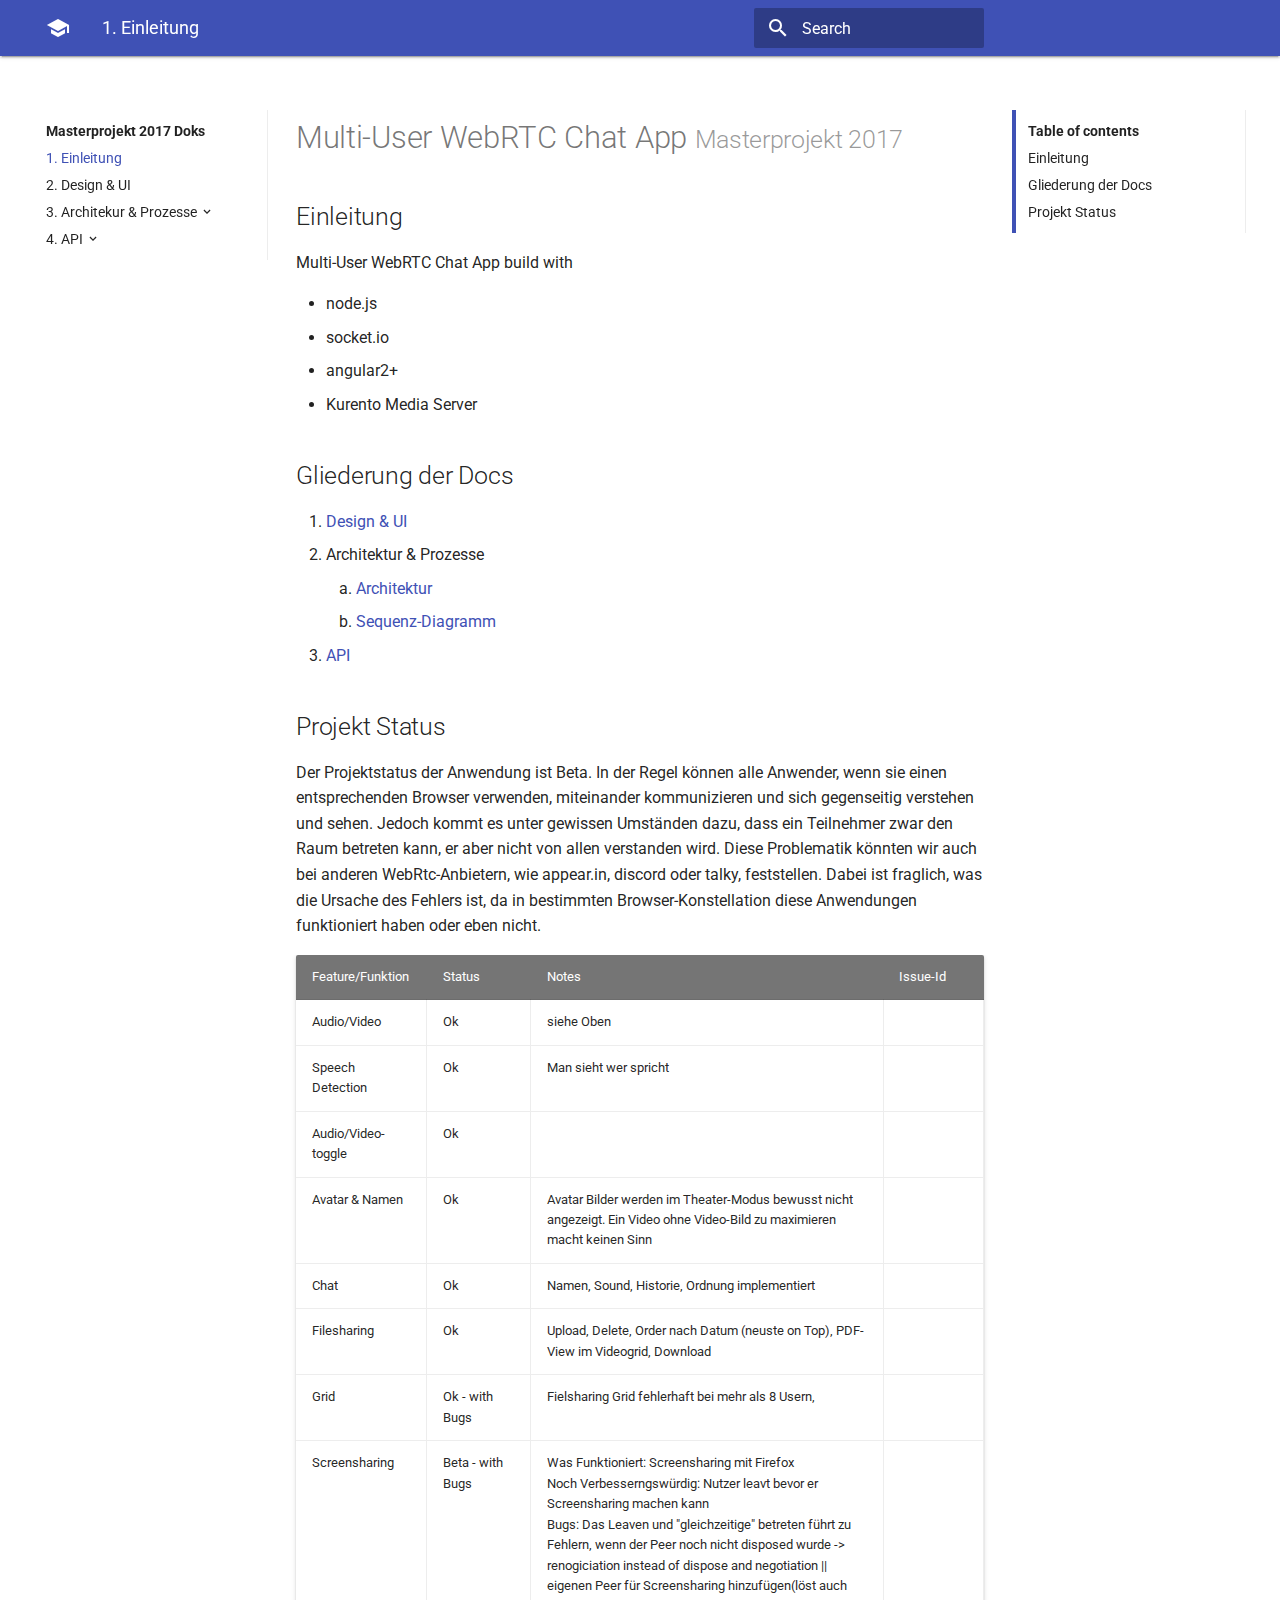
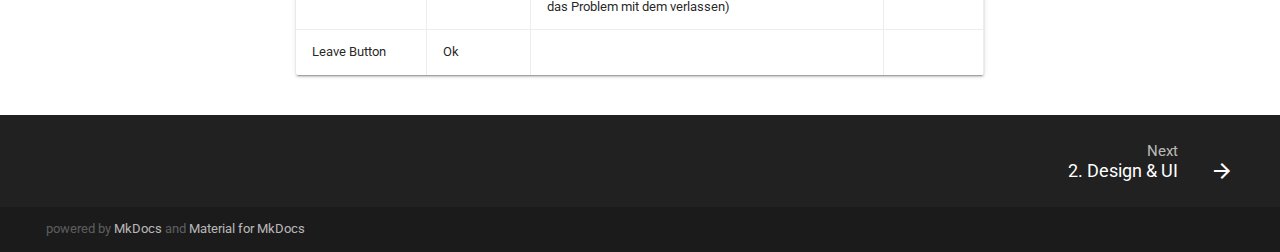
<file: index.html>
<!DOCTYPE html>
<html lang="en" class="no-js">
  <head>
    
      <meta charset="utf-8">
      <meta name="viewport" content="width=device-width,initial-scale=1">
      
      
      
      
        <link rel="shortcut icon" href="./assets/images/favicon.png">
      
      <meta name="generator" content="mkdocs-0.16.3, mkdocs-material-1.6.2">
    
    
      
        <title>Masterprojekt 2017 Doks</title>
      
    
    
      <script src="./assets/javascripts/modernizr-56ade86843.js"></script>
    
    
      <link rel="stylesheet" href="./assets/stylesheets/application-e2807e330f.css">
      
    
    
      
        
        
        
        <link rel="stylesheet" href="https://fonts.googleapis.com/css?family=Roboto:300,400,400i,700|Roboto+Mono">
        <style>body,input{font-family:"Roboto","Helvetica Neue",Helvetica,Arial,sans-serif}code,kbd,pre{font-family:"Roboto Mono","Courier New",Courier,monospace}</style>
      
      <link rel="stylesheet" href="https://fonts.googleapis.com/icon?family=Material+Icons">
    
    
      <link rel="stylesheet" href="./stylesheets/extra.css">
    
    
  </head>
  
  
  
  
    <body>
  
    <svg class="md-svg">
      <defs>
        
        
      </defs>
    </svg>
    <input class="md-toggle" data-md-toggle="drawer" type="checkbox" id="drawer">
    <input class="md-toggle" data-md-toggle="search" type="checkbox" id="search">
    <label class="md-overlay" data-md-component="overlay" for="drawer"></label>
    
      <header class="md-header" data-md-component="header">
  <nav class="md-header-nav md-grid">
    <div class="md-flex">
      <div class="md-flex__cell md-flex__cell--shrink">
        
          <a href="." title="Masterprojekt 2017 Doks" class="md-icon md-icon--home md-header-nav__button">
          </a>
        
      </div>
      <div class="md-flex__cell md-flex__cell--shrink">
        <label class="md-icon md-icon--menu md-header-nav__button" for="drawer"></label>
      </div>
      <div class="md-flex__cell md-flex__cell--stretch">
        <span class="md-flex__ellipsis md-header-nav__title">
          
            
              
            
            1. Einleitung
          
        </span>
      </div>
      <div class="md-flex__cell md-flex__cell--shrink">
        
          <label class="md-icon md-icon--search md-header-nav__button" for="search"></label>
          
<div class="md-search" data-md-component="search">
  <label class="md-search__overlay" for="search"></label>
  <div class="md-search__inner">
    <form class="md-search__form" name="search">
      <input type="text" class="md-search__input" name="query" required placeholder="Search" accesskey="s" autocapitalize="off" autocorrect="off" autocomplete="off" spellcheck="false" data-md-component="query">
      <label class="md-icon md-search__icon" for="search"></label>
      <button type="reset" class="md-icon md-search__icon" data-md-component="reset">close</button>
    </form>
    <div class="md-search__output">
      <div class="md-search__scrollwrap" data-md-scrollfix>
        <div class="md-search-result" data-md-component="result">
          <div class="md-search-result__meta" data-md-lang-result-none="No matching documents" data-md-lang-result-one="1 matching document" data-md-lang-result-other="# matching documents">
            Type to start searching
          </div>
          <ol class="md-search-result__list"></ol>
        </div>
      </div>
    </div>
  </div>
</div>
        
      </div>
      <div class="md-flex__cell md-flex__cell--shrink">
        <div class="md-header-nav__source">
          
        </div>
      </div>
    </div>
  </nav>
</header>
    
    <div class="md-container">
      
      
      <main class="md-main">
        <div class="md-main__inner md-grid" data-md-component="container">
          
            
              <div class="md-sidebar md-sidebar--primary" data-md-component="navigation">
                <div class="md-sidebar__scrollwrap">
                  <div class="md-sidebar__inner">
                    <nav class="md-nav md-nav--primary" data-md-level="0">
  <label class="md-nav__title md-nav__title--site" for="drawer">
    
      <i class="md-icon md-icon--home md-nav__button"></i>
    
    Masterprojekt 2017 Doks
  </label>
  
  <ul class="md-nav__list" data-md-scrollfix>
    
      
      
      

  


  <li class="md-nav__item md-nav__item--active">
    
    <input class="md-toggle md-nav__toggle" data-md-toggle="toc" type="checkbox" id="toc">
    
      
    
    
      <label class="md-nav__link md-nav__link--active" for="toc">
        1. Einleitung
      </label>
    
    <a href="." title="1. Einleitung" class="md-nav__link md-nav__link--active">
      1. Einleitung
    </a>
    
      
<nav class="md-nav md-nav--secondary">
  
  
    
  
  
    <label class="md-nav__title" for="toc">Table of contents</label>
    <ul class="md-nav__list" data-md-scrollfix>
      
        <li class="md-nav__item">
  <a href="#einleitung" title="Einleitung" class="md-nav__link">
    Einleitung
  </a>
  
</li>
      
        <li class="md-nav__item">
  <a href="#gliederung-der-docs" title="Gliederung der Docs" class="md-nav__link">
    Gliederung der Docs
  </a>
  
</li>
      
        <li class="md-nav__item">
  <a href="#projekt-status" title="Projekt Status" class="md-nav__link">
    Projekt Status
  </a>
  
</li>
      
      
      
    </ul>
  
</nav>
    
  </li>

    
      
      
      


  <li class="md-nav__item">
    <a href="design/" title="2. Design & UI" class="md-nav__link">
      2. Design & UI
    </a>
  </li>

    
      
      
      


  <li class="md-nav__item md-nav__item--nested">
    
      <input class="md-toggle md-nav__toggle" data-md-toggle="nav-3" type="checkbox" id="nav-3">
    
    <label class="md-nav__link" for="nav-3">
      3. Architekur & Prozesse
    </label>
    <nav class="md-nav" data-md-component="collapsible" data-md-level="1">
      <label class="md-nav__title" for="nav-3">
        3. Architekur & Prozesse
      </label>
      <ul class="md-nav__list" data-md-scrollfix>
        
        
          
          
          


  <li class="md-nav__item">
    <a href="architecture/" title="3.1 Architekur" class="md-nav__link">
      3.1 Architekur
    </a>
  </li>

        
          
          
          


  <li class="md-nav__item">
    <a href="sequenz/" title="3.2 Sequenzdiagramm" class="md-nav__link">
      3.2 Sequenzdiagramm
    </a>
  </li>

        
      </ul>
    </nav>
  </li>

    
      
      
      


  <li class="md-nav__item md-nav__item--nested">
    
      <input class="md-toggle md-nav__toggle" data-md-toggle="nav-4" type="checkbox" id="nav-4">
    
    <label class="md-nav__link" for="nav-4">
      4. API
    </label>
    <nav class="md-nav" data-md-component="collapsible" data-md-level="1">
      <label class="md-nav__title" for="nav-4">
        4. API
      </label>
      <ul class="md-nav__list" data-md-scrollfix>
        
        
          
          
          


  <li class="md-nav__item">
    <a href="api/connect/" title="connect" class="md-nav__link">
      connect
    </a>
  </li>

        
          
          
          


  <li class="md-nav__item">
    <a href="api/joinroom/" title="joinRoom" class="md-nav__link">
      joinRoom
    </a>
  </li>

        
      </ul>
    </nav>
  </li>

    
  </ul>
</nav>
                  </div>
                </div>
              </div>
            
            
              <div class="md-sidebar md-sidebar--secondary" data-md-component="toc">
                <div class="md-sidebar__scrollwrap">
                  <div class="md-sidebar__inner">
                    
<nav class="md-nav md-nav--secondary">
  
  
    
  
  
    <label class="md-nav__title" for="toc">Table of contents</label>
    <ul class="md-nav__list" data-md-scrollfix>
      
        <li class="md-nav__item">
  <a href="#einleitung" title="Einleitung" class="md-nav__link">
    Einleitung
  </a>
  
</li>
      
        <li class="md-nav__item">
  <a href="#gliederung-der-docs" title="Gliederung der Docs" class="md-nav__link">
    Gliederung der Docs
  </a>
  
</li>
      
        <li class="md-nav__item">
  <a href="#projekt-status" title="Projekt Status" class="md-nav__link">
    Projekt Status
  </a>
  
</li>
      
      
      
    </ul>
  
</nav>
                  </div>
                </div>
              </div>
            
          
          <div class="md-content">
            <article class="md-content__inner md-typeset">
              
                
                
                <h1 id="multi-user-webrtc-chat-app-masterprojekt-2017">Multi-User WebRTC Chat App <small>Masterprojekt 2017</small><a class="headerlink" href="#multi-user-webrtc-chat-app-masterprojekt-2017" title="Permanent link">&para;</a></h1>
<h2 id="einleitung">Einleitung<a class="headerlink" href="#einleitung" title="Permanent link">&para;</a></h2>
<p>Multi-User WebRTC Chat App build with</p>
<ul>
<li>node.js</li>
<li>socket.io</li>
<li>angular2+</li>
<li>Kurento Media Server</li>
</ul>
<h2 id="gliederung-der-docs">Gliederung der Docs<a class="headerlink" href="#gliederung-der-docs" title="Permanent link">&para;</a></h2>
<ol>
<li><a href="design/">Design &amp; UI</a></li>
<li>Architektur &amp; Prozesse<ol>
<li><a href="architecture/">Architektur</a></li>
<li><a href="sequenz/">Sequenz-Diagramm</a></li>
</ol>
</li>
<li><a href="socket-api.md">API</a></li>
</ol>
<h2 id="projekt-status">Projekt Status<a class="headerlink" href="#projekt-status" title="Permanent link">&para;</a></h2>
<p>Der Projektstatus der Anwendung ist Beta. In der Regel können alle Anwender, wenn sie einen entsprechenden Browser verwenden, miteinander kommunizieren und sich gegenseitig verstehen und sehen. Jedoch kommt es unter gewissen Umständen dazu, dass ein Teilnehmer zwar den Raum betreten kann, er aber nicht von allen verstanden wird. Diese Problematik könnten wir auch bei anderen WebRtc-Anbietern, wie appear.in, discord oder talky, feststellen. Dabei ist fraglich, was die Ursache des Fehlers ist, da in bestimmten Browser-Konstellation diese Anwendungen funktioniert haben oder eben nicht.</p>
<table style="width:100%">
  <tr>
    <th>Feature/Funktion</th>
    <th>Status</th> 
    <th>Notes</th>
    <th>Issue-Id</th>
  </tr>
  <tr>
    <td>Audio/Video</td>
    <td>Ok</td> 
    <td>siehe Oben</td>
    <td></td>
  </tr>
        <tr>
    <td>Speech Detection</td>
    <td>Ok</td> 
    <td>Man sieht wer spricht</td>
    <td></td>
  </tr>
    <tr>
    <td>Audio/Video-toggle</td>
    <td>Ok</td> 
    <td></td>
    <td></td>
  </tr>
      <tr>
    <td>Avatar & Namen</td>
    <td>Ok</td> 
    <td>Avatar Bilder werden im Theater-Modus bewusst nicht angezeigt. Ein Video ohne Video-Bild zu maximieren macht keinen Sinn</td>
    <td></td>
  </tr>
    <tr>
    <td>Chat</td>
    <td>Ok</td> 
    <td>Namen, Sound, Historie, Ordnung implementiert</td>
        <td></td>
  </tr>
      <tr>
    <td>Filesharing</td>
    <td>Ok</td> 
    <td>Upload, Delete, Order nach Datum (neuste on Top), PDF-View im Videogrid, Download</td>
    <td></td>
  </tr>
        <tr>
    <td>Grid</td>
    <td>Ok - with Bugs</td> 
    <td>Fielsharing Grid fehlerhaft bei mehr als 8 Usern, </td>
    <td></td>
  </tr>
      <tr>
    <td>Screensharing</td>
    <td>Beta - with Bugs</td> 
    <td>Was Funktioniert: Screensharing mit Firefox<br>Noch Verbesserngswürdig: Nutzer leavt bevor er Screensharing machen kann<br>Bugs: Das Leaven und "gleichzeitige" betreten führt zu Fehlern, wenn der Peer noch nicht disposed wurde -> renogiciation instead of dispose and negotiation || eigenen Peer für Screensharing hinzufügen(löst auch das Problem mit dem verlassen)</td>
    <td></td>
  </tr>
          <tr>
    <td>Leave Button</td>
    <td>Ok</td> 
    <td></td>
    <td></td>
  </tr>
</table>
                
                  
                
              
              
                
              
            </article>
          </div>
        </div>
      </main>
      
        
<footer class="md-footer">
  
    <div class="md-footer-nav">
      <nav class="md-footer-nav__inner md-grid">
        
        
          <a href="design/" title="2. Design & UI" class="md-flex md-footer-nav__link md-footer-nav__link--next" rel="next">
            <div class="md-flex__cell md-flex__cell--stretch md-footer-nav__title">
              <span class="md-flex__ellipsis">
                <span class="md-footer-nav__direction">
                  Next
                </span>
                2. Design & UI
              </span>
            </div>
            <div class="md-flex__cell md-flex__cell--shrink">
              <i class="md-icon md-icon--arrow-forward md-footer-nav__button"></i>
            </div>
          </a>
        
      </nav>
    </div>
  
  <div class="md-footer-meta md-typeset">
    <div class="md-footer-meta__inner md-grid">
      <div class="md-footer-copyright">
        
        powered by
        <a href="http://www.mkdocs.org" title="MkDocs">MkDocs</a>
        and
        <a href="http://squidfunk.github.io/mkdocs-material/" title="Material for MkDocs">
          Material for MkDocs</a>
      </div>
      
        
      
    </div>
  </div>
</footer>
      
    </div>
    
      <script src="./assets/javascripts/application-6b599127bc.js"></script>
      <script>app.initialize({url:{base:"."}})</script>
      
    
    
      
    
  </body>
</html>
</file>
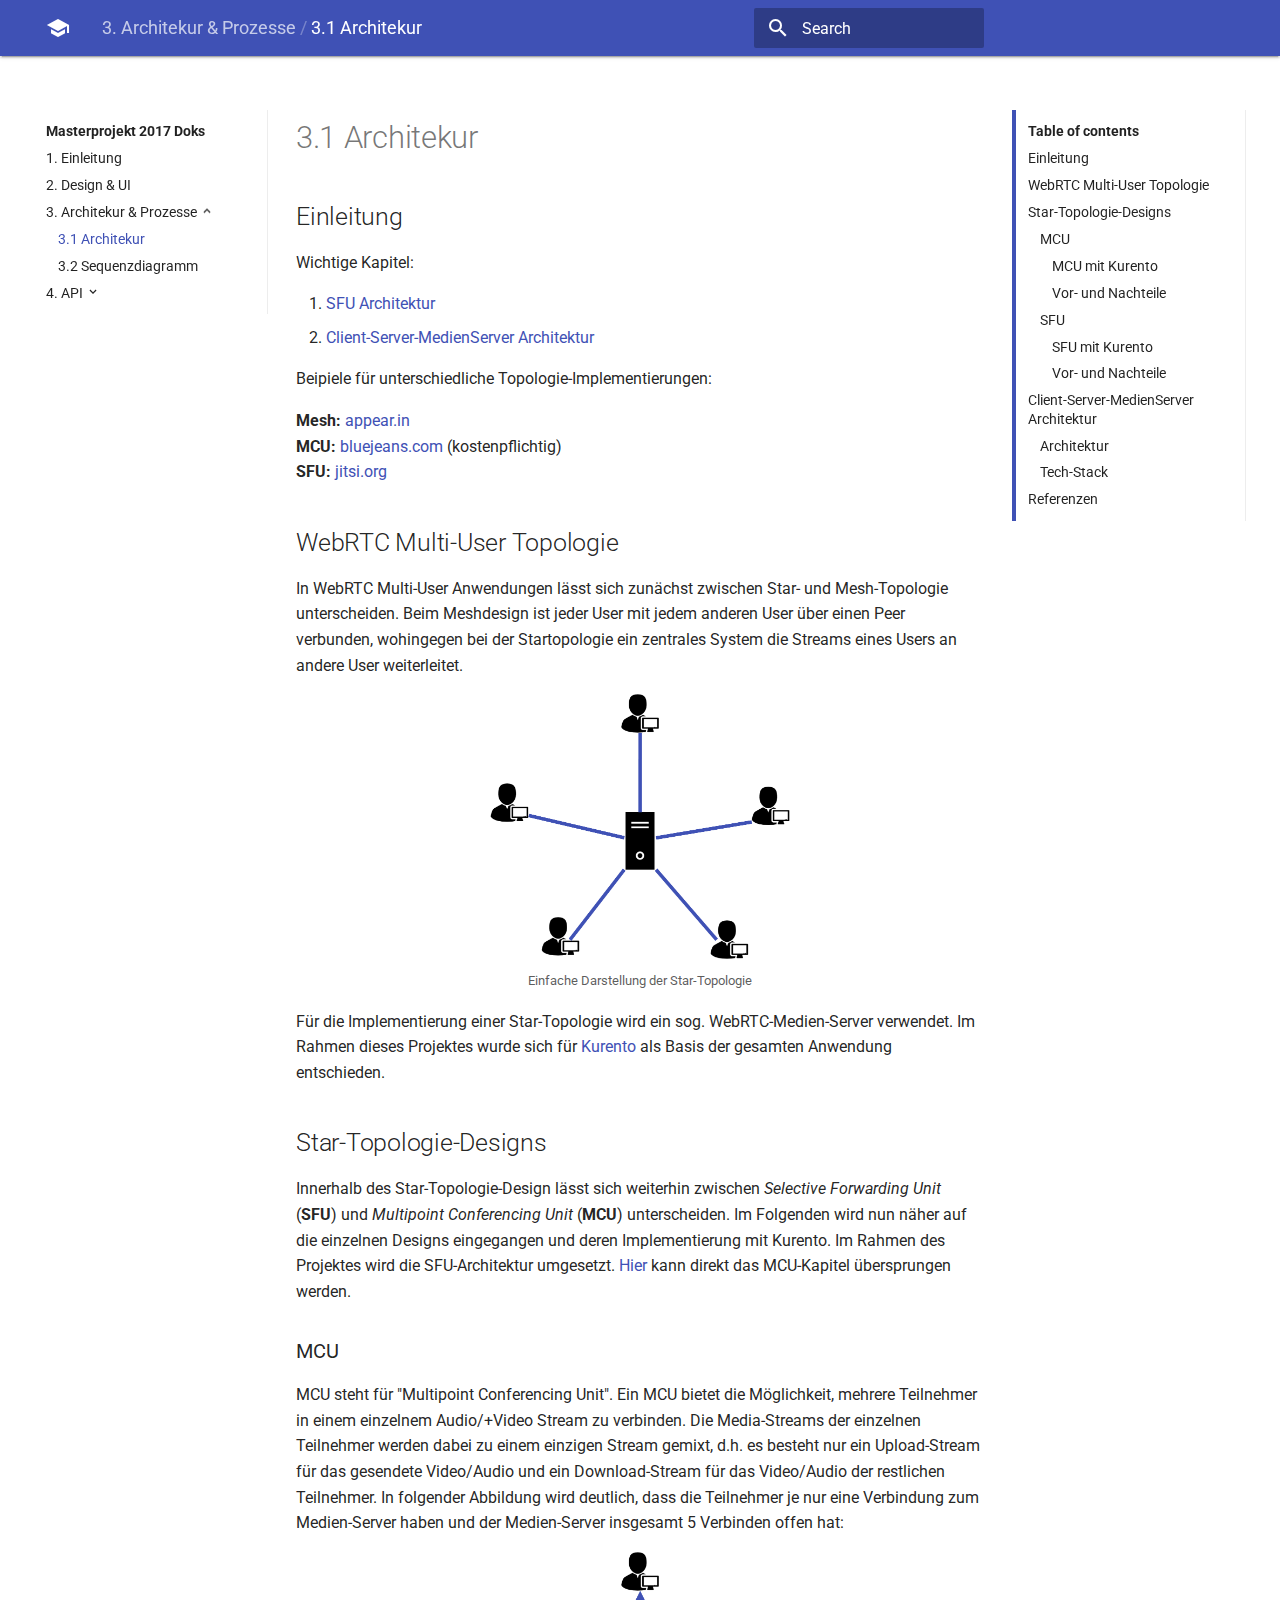
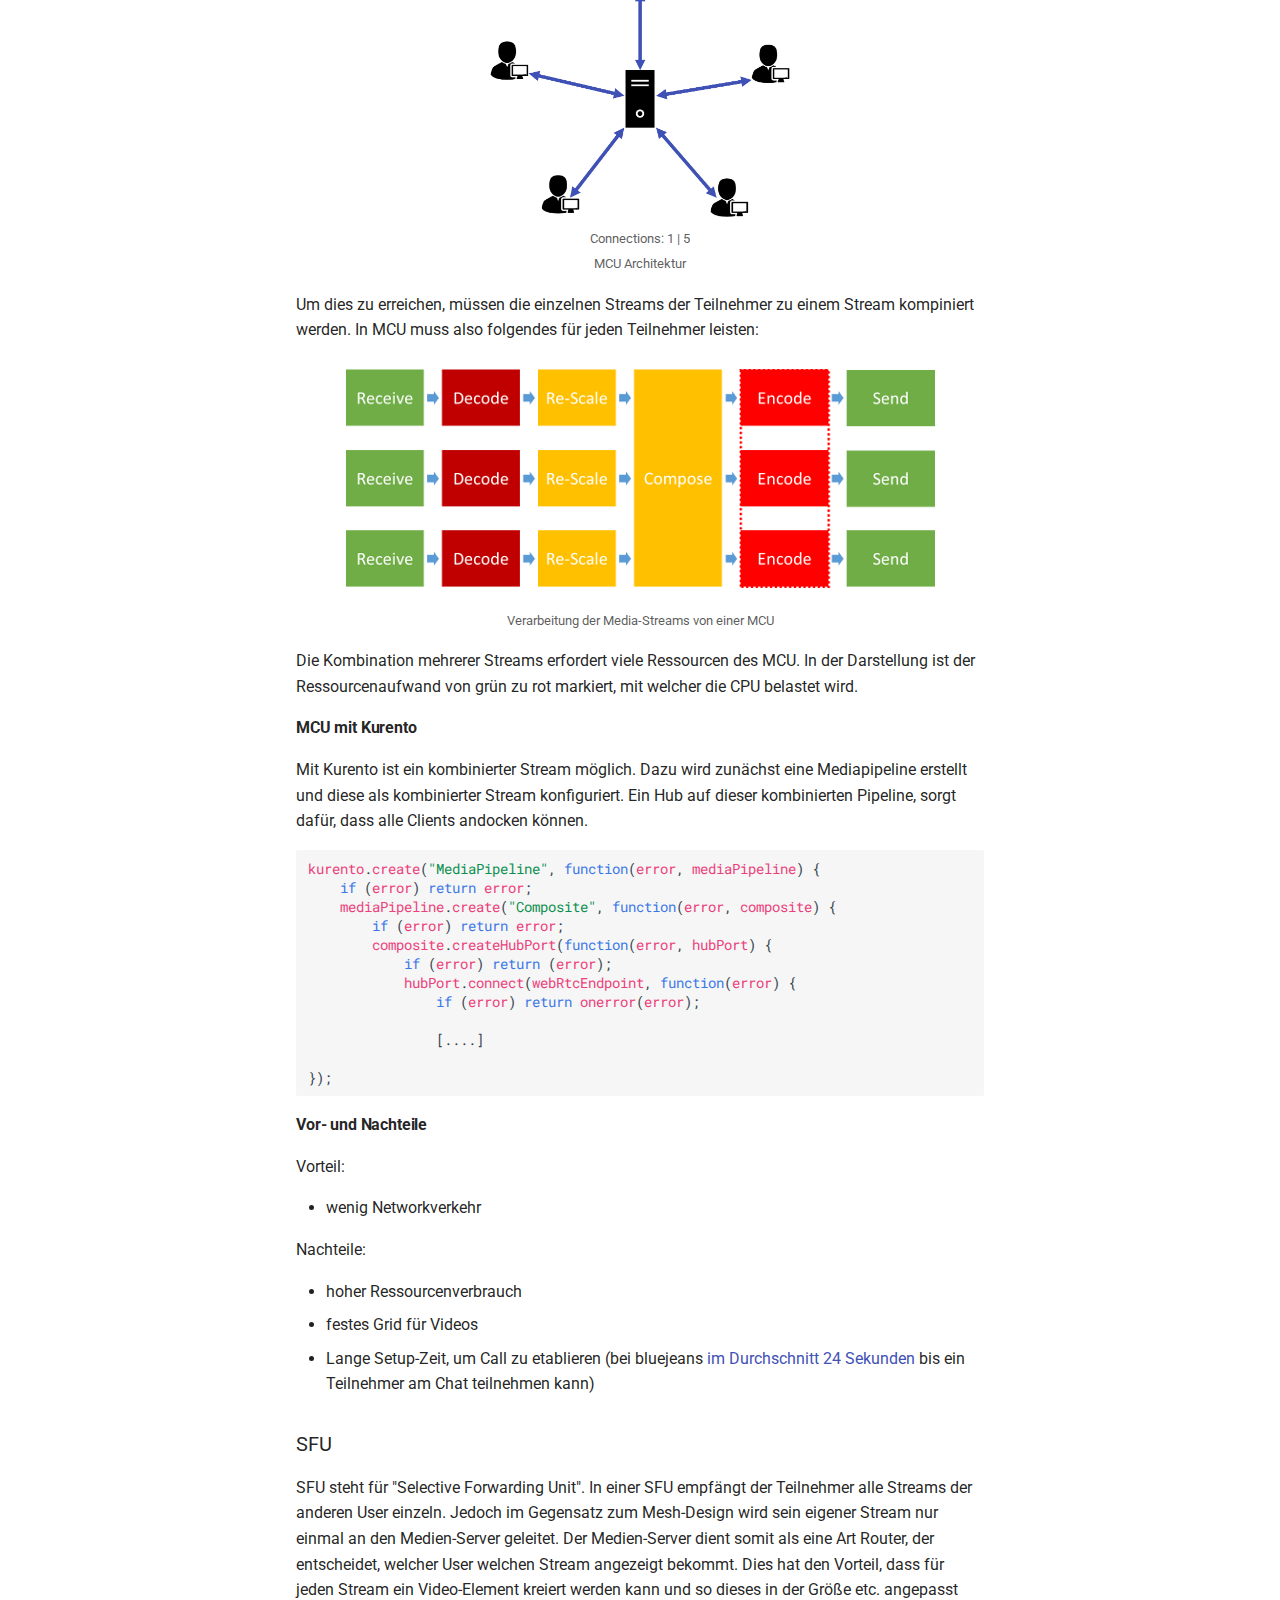
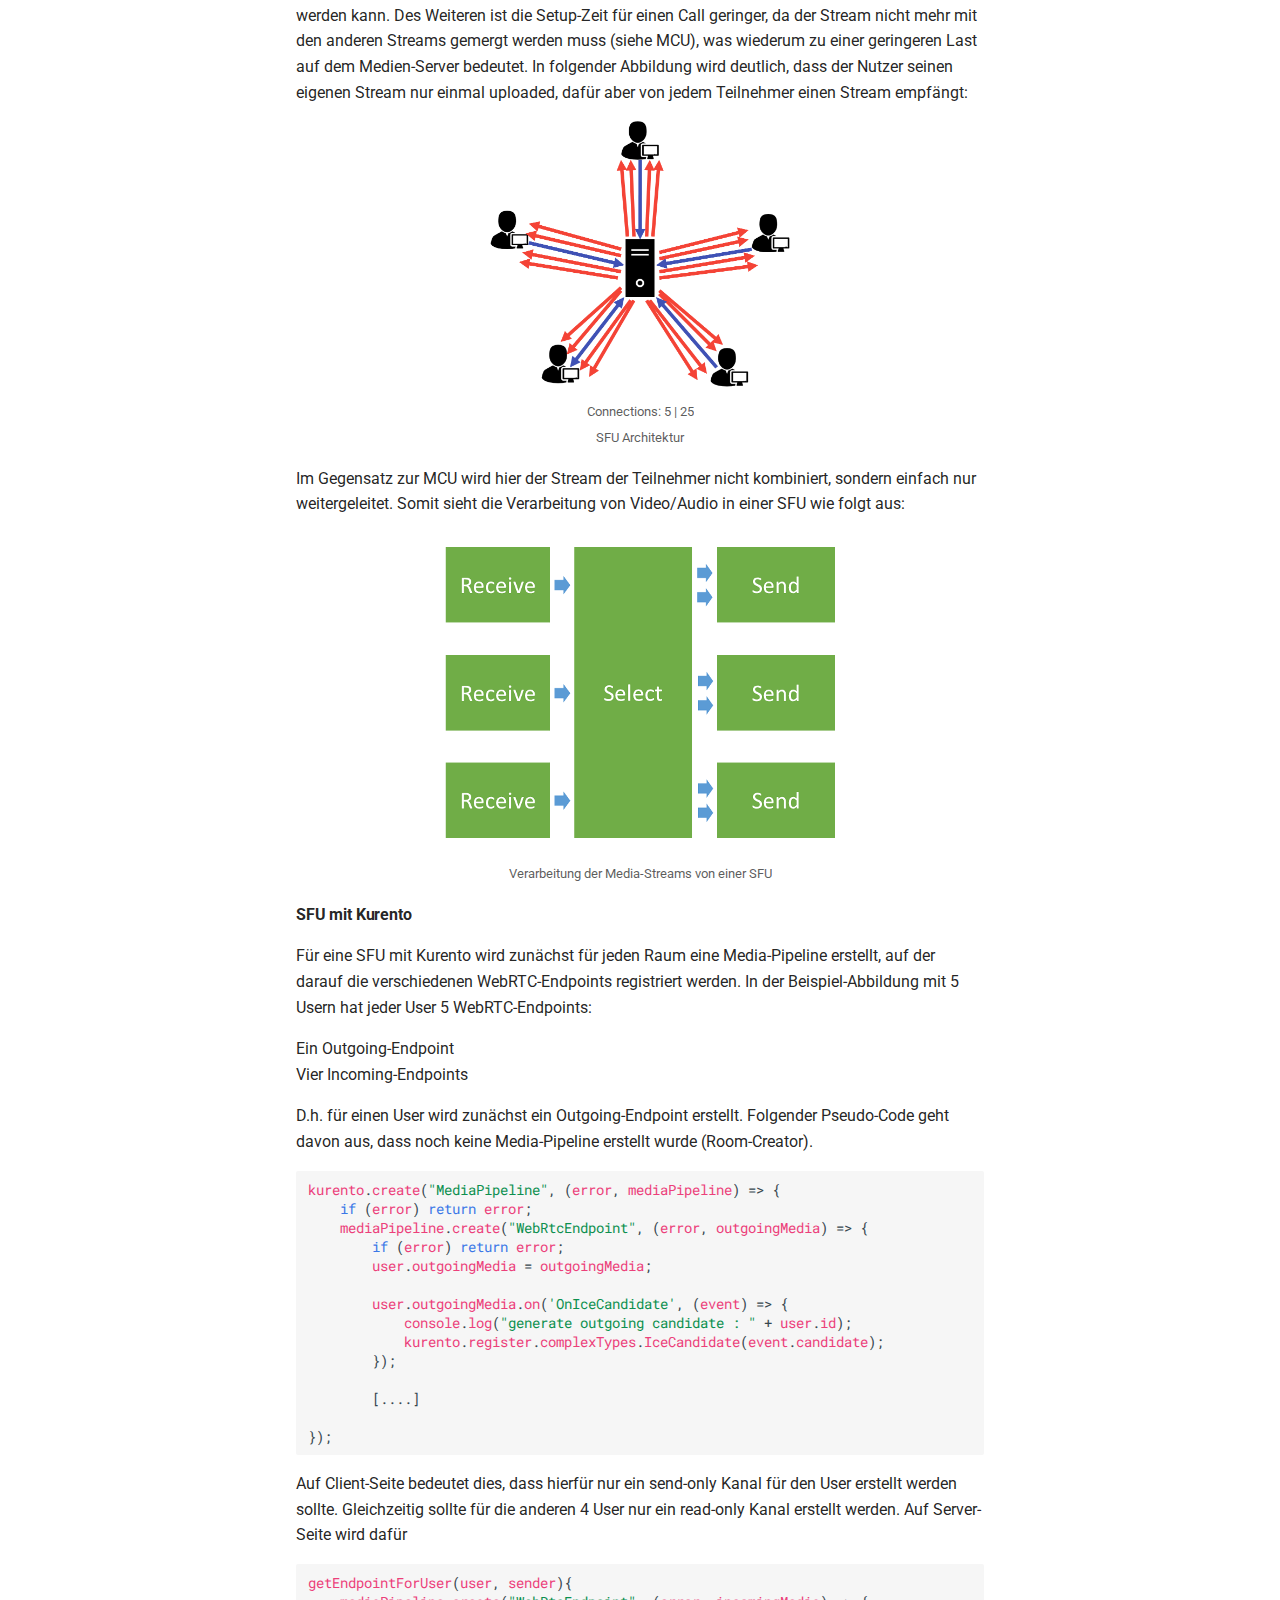
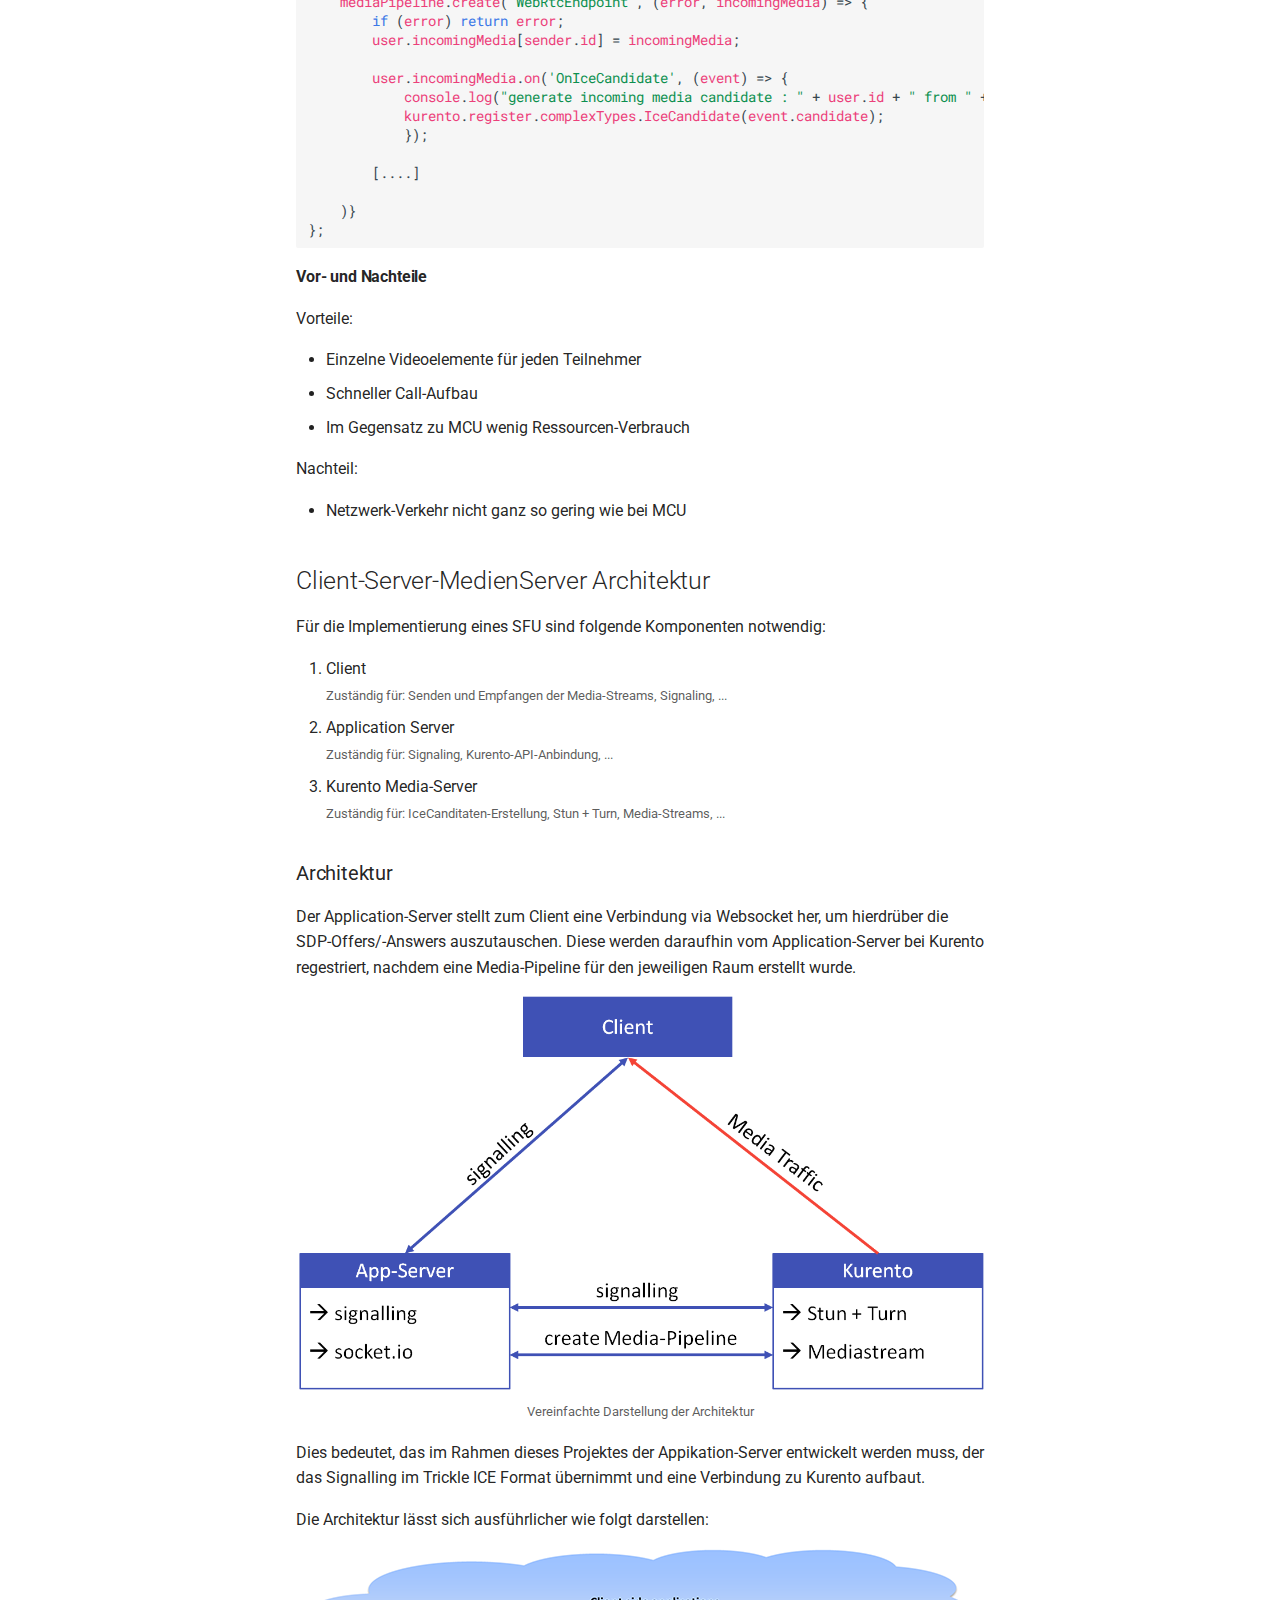
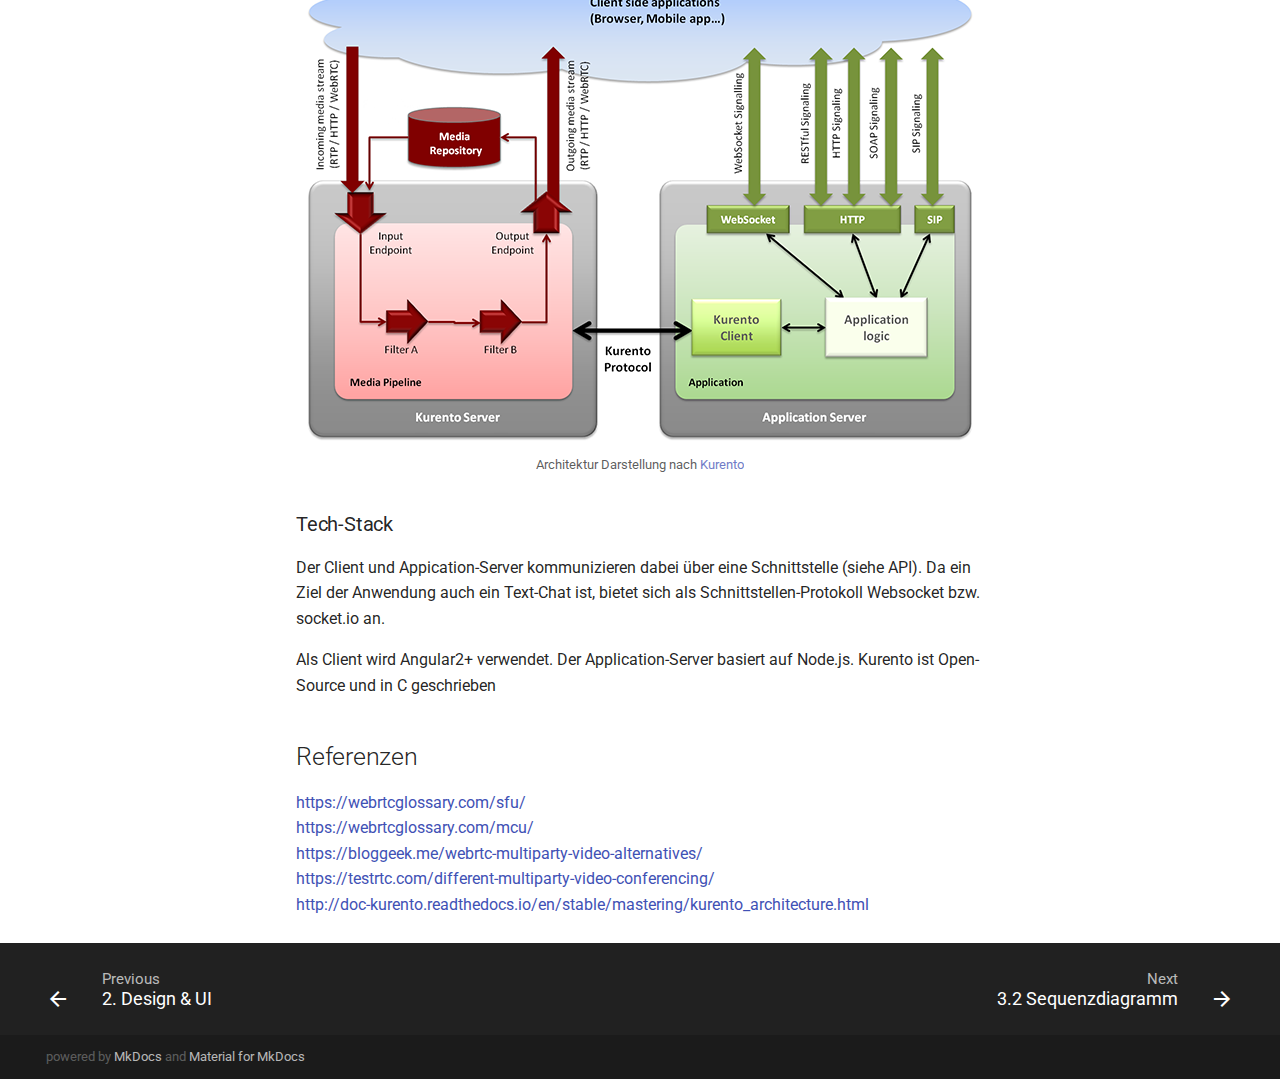
<file: architecture/index.html>
<!DOCTYPE html>
<html lang="en" class="no-js">
  <head>
    
      <meta charset="utf-8">
      <meta name="viewport" content="width=device-width,initial-scale=1">
      
      
      
      
        <link rel="shortcut icon" href="../assets/images/favicon.png">
      
      <meta name="generator" content="mkdocs-0.16.3, mkdocs-material-1.6.2">
    
    
      
        <title>3.1 Architekur - Masterprojekt 2017 Doks</title>
      
    
    
      <script src="../assets/javascripts/modernizr-56ade86843.js"></script>
    
    
      <link rel="stylesheet" href="../assets/stylesheets/application-e2807e330f.css">
      
    
    
      
        
        
        
        <link rel="stylesheet" href="https://fonts.googleapis.com/css?family=Roboto:300,400,400i,700|Roboto+Mono">
        <style>body,input{font-family:"Roboto","Helvetica Neue",Helvetica,Arial,sans-serif}code,kbd,pre{font-family:"Roboto Mono","Courier New",Courier,monospace}</style>
      
      <link rel="stylesheet" href="https://fonts.googleapis.com/icon?family=Material+Icons">
    
    
      <link rel="stylesheet" href="../stylesheets/extra.css">
    
    
  </head>
  
  
  
  
    <body>
  
    <svg class="md-svg">
      <defs>
        
        
      </defs>
    </svg>
    <input class="md-toggle" data-md-toggle="drawer" type="checkbox" id="drawer">
    <input class="md-toggle" data-md-toggle="search" type="checkbox" id="search">
    <label class="md-overlay" data-md-component="overlay" for="drawer"></label>
    
      <header class="md-header" data-md-component="header">
  <nav class="md-header-nav md-grid">
    <div class="md-flex">
      <div class="md-flex__cell md-flex__cell--shrink">
        
          <a href=".." title="Masterprojekt 2017 Doks" class="md-icon md-icon--home md-header-nav__button">
          </a>
        
      </div>
      <div class="md-flex__cell md-flex__cell--shrink">
        <label class="md-icon md-icon--menu md-header-nav__button" for="drawer"></label>
      </div>
      <div class="md-flex__cell md-flex__cell--stretch">
        <span class="md-flex__ellipsis md-header-nav__title">
          
            
              
                <span class="md-header-nav__parent">
                  3. Architekur & Prozesse
                </span>
              
            
            3.1 Architekur
          
        </span>
      </div>
      <div class="md-flex__cell md-flex__cell--shrink">
        
          <label class="md-icon md-icon--search md-header-nav__button" for="search"></label>
          
<div class="md-search" data-md-component="search">
  <label class="md-search__overlay" for="search"></label>
  <div class="md-search__inner">
    <form class="md-search__form" name="search">
      <input type="text" class="md-search__input" name="query" required placeholder="Search" accesskey="s" autocapitalize="off" autocorrect="off" autocomplete="off" spellcheck="false" data-md-component="query">
      <label class="md-icon md-search__icon" for="search"></label>
      <button type="reset" class="md-icon md-search__icon" data-md-component="reset">close</button>
    </form>
    <div class="md-search__output">
      <div class="md-search__scrollwrap" data-md-scrollfix>
        <div class="md-search-result" data-md-component="result">
          <div class="md-search-result__meta" data-md-lang-result-none="No matching documents" data-md-lang-result-one="1 matching document" data-md-lang-result-other="# matching documents">
            Type to start searching
          </div>
          <ol class="md-search-result__list"></ol>
        </div>
      </div>
    </div>
  </div>
</div>
        
      </div>
      <div class="md-flex__cell md-flex__cell--shrink">
        <div class="md-header-nav__source">
          
        </div>
      </div>
    </div>
  </nav>
</header>
    
    <div class="md-container">
      
      
      <main class="md-main">
        <div class="md-main__inner md-grid" data-md-component="container">
          
            
              <div class="md-sidebar md-sidebar--primary" data-md-component="navigation">
                <div class="md-sidebar__scrollwrap">
                  <div class="md-sidebar__inner">
                    <nav class="md-nav md-nav--primary" data-md-level="0">
  <label class="md-nav__title md-nav__title--site" for="drawer">
    
      <i class="md-icon md-icon--home md-nav__button"></i>
    
    Masterprojekt 2017 Doks
  </label>
  
  <ul class="md-nav__list" data-md-scrollfix>
    
      
      
      


  <li class="md-nav__item">
    <a href=".." title="1. Einleitung" class="md-nav__link">
      1. Einleitung
    </a>
  </li>

    
      
      
      


  <li class="md-nav__item">
    <a href="../design/" title="2. Design & UI" class="md-nav__link">
      2. Design & UI
    </a>
  </li>

    
      
      
      

  


  <li class="md-nav__item md-nav__item--active md-nav__item--nested">
    
      <input class="md-toggle md-nav__toggle" data-md-toggle="nav-3" type="checkbox" id="nav-3" checked>
    
    <label class="md-nav__link" for="nav-3">
      3. Architekur & Prozesse
    </label>
    <nav class="md-nav" data-md-component="collapsible" data-md-level="1">
      <label class="md-nav__title" for="nav-3">
        3. Architekur & Prozesse
      </label>
      <ul class="md-nav__list" data-md-scrollfix>
        
        
          
          
          

  


  <li class="md-nav__item md-nav__item--active">
    
    <input class="md-toggle md-nav__toggle" data-md-toggle="toc" type="checkbox" id="toc">
    
    
      <label class="md-nav__link md-nav__link--active" for="toc">
        3.1 Architekur
      </label>
    
    <a href="./" title="3.1 Architekur" class="md-nav__link md-nav__link--active">
      3.1 Architekur
    </a>
    
      
<nav class="md-nav md-nav--secondary">
  
  
  
    <label class="md-nav__title" for="toc">Table of contents</label>
    <ul class="md-nav__list" data-md-scrollfix>
      
        <li class="md-nav__item">
  <a href="#einleitung" title="Einleitung" class="md-nav__link">
    Einleitung
  </a>
  
</li>
      
        <li class="md-nav__item">
  <a href="#webrtc-multi-user-topologie" title="WebRTC Multi-User Topologie" class="md-nav__link">
    WebRTC Multi-User Topologie
  </a>
  
</li>
      
        <li class="md-nav__item">
  <a href="#star-topologie-designs" title="Star-Topologie-Designs" class="md-nav__link">
    Star-Topologie-Designs
  </a>
  
    <nav class="md-nav">
      <ul class="md-nav__list">
        
          <li class="md-nav__item">
  <a href="#mcu" title="MCU" class="md-nav__link">
    MCU
  </a>
  
    <nav class="md-nav">
      <ul class="md-nav__list">
        
          <li class="md-nav__item">
  <a href="#mcu-mit-kurento" title="MCU mit Kurento" class="md-nav__link">
    MCU mit Kurento
  </a>
  
</li>
        
          <li class="md-nav__item">
  <a href="#vor-und-nachteile" title="Vor- und Nachteile" class="md-nav__link">
    Vor- und Nachteile
  </a>
  
</li>
        
      </ul>
    </nav>
  
</li>
        
          <li class="md-nav__item">
  <a href="#sfu" title="SFU" class="md-nav__link">
    SFU
  </a>
  
    <nav class="md-nav">
      <ul class="md-nav__list">
        
          <li class="md-nav__item">
  <a href="#sfu-mit-kurento" title="SFU mit Kurento" class="md-nav__link">
    SFU mit Kurento
  </a>
  
</li>
        
          <li class="md-nav__item">
  <a href="#vor-und-nachteile_1" title="Vor- und Nachteile" class="md-nav__link">
    Vor- und Nachteile
  </a>
  
</li>
        
      </ul>
    </nav>
  
</li>
        
      </ul>
    </nav>
  
</li>
      
        <li class="md-nav__item">
  <a href="#client-server-medienserver-architektur" title="Client-Server-MedienServer Architektur" class="md-nav__link">
    Client-Server-MedienServer Architektur
  </a>
  
    <nav class="md-nav">
      <ul class="md-nav__list">
        
          <li class="md-nav__item">
  <a href="#architektur" title="Architektur" class="md-nav__link">
    Architektur
  </a>
  
</li>
        
          <li class="md-nav__item">
  <a href="#tech-stack" title="Tech-Stack" class="md-nav__link">
    Tech-Stack
  </a>
  
</li>
        
      </ul>
    </nav>
  
</li>
      
        <li class="md-nav__item">
  <a href="#referenzen" title="Referenzen" class="md-nav__link">
    Referenzen
  </a>
  
</li>
      
      
      
    </ul>
  
</nav>
    
  </li>

        
          
          
          


  <li class="md-nav__item">
    <a href="../sequenz/" title="3.2 Sequenzdiagramm" class="md-nav__link">
      3.2 Sequenzdiagramm
    </a>
  </li>

        
      </ul>
    </nav>
  </li>

    
      
      
      


  <li class="md-nav__item md-nav__item--nested">
    
      <input class="md-toggle md-nav__toggle" data-md-toggle="nav-4" type="checkbox" id="nav-4">
    
    <label class="md-nav__link" for="nav-4">
      4. API
    </label>
    <nav class="md-nav" data-md-component="collapsible" data-md-level="1">
      <label class="md-nav__title" for="nav-4">
        4. API
      </label>
      <ul class="md-nav__list" data-md-scrollfix>
        
        
          
          
          


  <li class="md-nav__item">
    <a href="../api/connect/" title="connect" class="md-nav__link">
      connect
    </a>
  </li>

        
          
          
          


  <li class="md-nav__item">
    <a href="../api/joinroom/" title="joinRoom" class="md-nav__link">
      joinRoom
    </a>
  </li>

        
      </ul>
    </nav>
  </li>

    
  </ul>
</nav>
                  </div>
                </div>
              </div>
            
            
              <div class="md-sidebar md-sidebar--secondary" data-md-component="toc">
                <div class="md-sidebar__scrollwrap">
                  <div class="md-sidebar__inner">
                    
<nav class="md-nav md-nav--secondary">
  
  
  
    <label class="md-nav__title" for="toc">Table of contents</label>
    <ul class="md-nav__list" data-md-scrollfix>
      
        <li class="md-nav__item">
  <a href="#einleitung" title="Einleitung" class="md-nav__link">
    Einleitung
  </a>
  
</li>
      
        <li class="md-nav__item">
  <a href="#webrtc-multi-user-topologie" title="WebRTC Multi-User Topologie" class="md-nav__link">
    WebRTC Multi-User Topologie
  </a>
  
</li>
      
        <li class="md-nav__item">
  <a href="#star-topologie-designs" title="Star-Topologie-Designs" class="md-nav__link">
    Star-Topologie-Designs
  </a>
  
    <nav class="md-nav">
      <ul class="md-nav__list">
        
          <li class="md-nav__item">
  <a href="#mcu" title="MCU" class="md-nav__link">
    MCU
  </a>
  
    <nav class="md-nav">
      <ul class="md-nav__list">
        
          <li class="md-nav__item">
  <a href="#mcu-mit-kurento" title="MCU mit Kurento" class="md-nav__link">
    MCU mit Kurento
  </a>
  
</li>
        
          <li class="md-nav__item">
  <a href="#vor-und-nachteile" title="Vor- und Nachteile" class="md-nav__link">
    Vor- und Nachteile
  </a>
  
</li>
        
      </ul>
    </nav>
  
</li>
        
          <li class="md-nav__item">
  <a href="#sfu" title="SFU" class="md-nav__link">
    SFU
  </a>
  
    <nav class="md-nav">
      <ul class="md-nav__list">
        
          <li class="md-nav__item">
  <a href="#sfu-mit-kurento" title="SFU mit Kurento" class="md-nav__link">
    SFU mit Kurento
  </a>
  
</li>
        
          <li class="md-nav__item">
  <a href="#vor-und-nachteile_1" title="Vor- und Nachteile" class="md-nav__link">
    Vor- und Nachteile
  </a>
  
</li>
        
      </ul>
    </nav>
  
</li>
        
      </ul>
    </nav>
  
</li>
      
        <li class="md-nav__item">
  <a href="#client-server-medienserver-architektur" title="Client-Server-MedienServer Architektur" class="md-nav__link">
    Client-Server-MedienServer Architektur
  </a>
  
    <nav class="md-nav">
      <ul class="md-nav__list">
        
          <li class="md-nav__item">
  <a href="#architektur" title="Architektur" class="md-nav__link">
    Architektur
  </a>
  
</li>
        
          <li class="md-nav__item">
  <a href="#tech-stack" title="Tech-Stack" class="md-nav__link">
    Tech-Stack
  </a>
  
</li>
        
      </ul>
    </nav>
  
</li>
      
        <li class="md-nav__item">
  <a href="#referenzen" title="Referenzen" class="md-nav__link">
    Referenzen
  </a>
  
</li>
      
      
      
    </ul>
  
</nav>
                  </div>
                </div>
              </div>
            
          
          <div class="md-content">
            <article class="md-content__inner md-typeset">
              
                
                
                  <h1>3.1 Architekur</h1>
                
                <h2 id="einleitung">Einleitung<a class="headerlink" href="#einleitung" title="Permanent link">&para;</a></h2>
<p>Wichtige Kapitel:</p>
<ol>
<li><a href="#sfu">SFU Architektur</a></li>
<li><a href="#client-server-medienserver-architektur">Client-Server-MedienServer Architektur</a></li>
</ol>
<p>Beipiele für unterschiedliche Topologie-Implementierungen:</p>
<p><strong>Mesh:</strong> <a href="https://appear.in/">appear.in</a><br>
<strong>MCU:</strong> <a href="https://www.bluejeans.com/de/">bluejeans.com</a> (kostenpflichtig)<br>
<strong>SFU:</strong> <a href="https://meet.jit.si/">jitsi.org</a></p>
<h2 id="webrtc-multi-user-topologie">WebRTC Multi-User Topologie<a class="headerlink" href="#webrtc-multi-user-topologie" title="Permanent link">&para;</a></h2>
<p>In WebRTC Multi-User Anwendungen lässt sich zunächst zwischen Star- und Mesh-Topologie unterscheiden. Beim Meshdesign ist jeder User mit jedem anderen User über einen Peer verbunden, wohingegen bei der Startopologie ein zentrales System die Streams eines Users an andere User weiterleitet.</p>
<p><center><img src="../images/simple-star-top.png" width="300"><br>
<small>Einfache Darstellung der Star-Topologie</small>
</center></p>
<p>Für die Implementierung einer Star-Topologie wird ein sog. WebRTC-Medien-Server verwendet. Im Rahmen dieses Projektes wurde sich für <a href="http://www.kurento.org/">Kurento</a> als Basis der gesamten Anwendung entschieden.</p>
<h2 id="star-topologie-designs">Star-Topologie-Designs<a class="headerlink" href="#star-topologie-designs" title="Permanent link">&para;</a></h2>
<p>Innerhalb des Star-Topologie-Design lässt sich weiterhin zwischen <em>Selective Forwarding Unit</em> (<strong>SFU</strong>) und <em>Multipoint Conferencing Unit</em> (<strong>MCU</strong>) unterscheiden. Im Folgenden wird nun näher auf die einzelnen Designs eingegangen und deren Implementierung mit Kurento. Im Rahmen des Projektes wird die SFU-Architektur umgesetzt. <a href="">Hier</a> kann direkt das MCU-Kapitel übersprungen werden.</p>
<h3 id="mcu">MCU<a class="headerlink" href="#mcu" title="Permanent link">&para;</a></h3>
<p>MCU steht für "Multipoint Conferencing Unit". Ein MCU bietet die Möglichkeit, mehrere Teilnehmer in einem einzelnem Audio/+Video Stream zu verbinden. Die Media-Streams der einzelnen Teilnehmer werden dabei zu einem einzigen Stream gemixt, d.h. es besteht nur ein Upload-Stream für das gesendete Video/Audio und ein Download-Stream für das Video/Audio der restlichen Teilnehmer. In folgender Abbildung wird deutlich, dass die Teilnehmer je nur eine Verbindung zum Medien-Server haben und der Medien-Server insgesamt 5 Verbinden offen hat: </p>
<p><center><img src="../images/mcu.png" width="300"><br>
<small>Connections: 1 | 5 </small><br>
<small>MCU Architektur</small>
</center></p>
<p>Um dies zu erreichen, müssen die einzelnen Streams der Teilnehmer zu einem Stream kompiniert werden. In MCU muss also folgendes für jeden Teilnehmer leisten:</p>
<p><center><img src="../images/mcu-processing.png" ><br>
<small>Verarbeitung der Media-Streams von einer MCU</small>
</center></p>
<p>Die Kombination mehrerer Streams erfordert viele Ressourcen des MCU. In der Darstellung ist der Ressourcenaufwand von grün zu rot markiert, mit welcher die CPU belastet wird.</p>
<h4 id="mcu-mit-kurento">MCU mit Kurento<a class="headerlink" href="#mcu-mit-kurento" title="Permanent link">&para;</a></h4>
<p>Mit Kurento ist ein kombinierter Stream möglich. Dazu wird zunächst eine Mediapipeline erstellt und diese als kombinierter Stream konfiguriert. Ein Hub auf dieser kombinierten Pipeline, sorgt dafür, dass alle Clients andocken können.</p>
<div class="codehilite"><pre><span></span><span class="nx">kurento</span><span class="p">.</span><span class="nx">create</span><span class="p">(</span><span class="s2">&quot;MediaPipeline&quot;</span><span class="p">,</span> <span class="kd">function</span><span class="p">(</span><span class="nx">error</span><span class="p">,</span> <span class="nx">mediaPipeline</span><span class="p">)</span> <span class="p">{</span>
    <span class="k">if</span> <span class="p">(</span><span class="nx">error</span><span class="p">)</span> <span class="k">return</span> <span class="nx">error</span><span class="p">;</span>
    <span class="nx">mediaPipeline</span><span class="p">.</span><span class="nx">create</span><span class="p">(</span><span class="s2">&quot;Composite&quot;</span><span class="p">,</span> <span class="kd">function</span><span class="p">(</span><span class="nx">error</span><span class="p">,</span> <span class="nx">composite</span><span class="p">)</span> <span class="p">{</span>
        <span class="k">if</span> <span class="p">(</span><span class="nx">error</span><span class="p">)</span> <span class="k">return</span> <span class="nx">error</span><span class="p">;</span>
        <span class="nx">composite</span><span class="p">.</span><span class="nx">createHubPort</span><span class="p">(</span><span class="kd">function</span><span class="p">(</span><span class="nx">error</span><span class="p">,</span> <span class="nx">hubPort</span><span class="p">)</span> <span class="p">{</span>
            <span class="k">if</span> <span class="p">(</span><span class="nx">error</span><span class="p">)</span> <span class="k">return</span> <span class="p">(</span><span class="nx">error</span><span class="p">);</span>
            <span class="nx">hubPort</span><span class="p">.</span><span class="nx">connect</span><span class="p">(</span><span class="nx">webRtcEndpoint</span><span class="p">,</span> <span class="kd">function</span><span class="p">(</span><span class="nx">error</span><span class="p">)</span> <span class="p">{</span>
                <span class="k">if</span> <span class="p">(</span><span class="nx">error</span><span class="p">)</span> <span class="k">return</span> <span class="nx">onerror</span><span class="p">(</span><span class="nx">error</span><span class="p">);</span>

                <span class="p">[....]</span>

<span class="p">});</span>
</pre></div>


<h4 id="vor-und-nachteile">Vor- und Nachteile<a class="headerlink" href="#vor-und-nachteile" title="Permanent link">&para;</a></h4>
<p>Vorteil:</p>
<ul>
<li>wenig Networkverkehr</li>
</ul>
<p>Nachteile:</p>
<ul>
<li>hoher Ressourcenverbrauch</li>
<li>festes Grid für Videos</li>
<li>Lange Setup-Zeit, um Call zu etablieren (bei bluejeans <a href="https://testrtc.com/wp-content/uploads/2016/03/201603-mcu-1.png">im Durchschnitt 24 Sekunden</a> bis ein Teilnehmer am Chat teilnehmen kann)</li>
</ul>
<h3 id="sfu">SFU<a class="headerlink" href="#sfu" title="Permanent link">&para;</a></h3>
<p>SFU steht für "Selective Forwarding Unit". In einer SFU empfängt der Teilnehmer alle Streams der anderen User einzeln. Jedoch im Gegensatz zum Mesh-Design wird sein eigener Stream nur einmal an den Medien-Server geleitet. Der Medien-Server dient somit als eine Art Router, der entscheidet, welcher User welchen Stream angezeigt bekommt. Dies hat den Vorteil, dass für jeden Stream ein Video-Element kreiert werden kann und so dieses in der Größe etc. angepasst werden kann. Des Weiteren ist die Setup-Zeit für einen Call geringer, da der Stream nicht mehr mit den anderen Streams gemergt werden muss (siehe MCU), was wiederum zu einer geringeren Last auf dem Medien-Server bedeutet. In folgender Abbildung wird deutlich, dass der Nutzer seinen eigenen Stream nur einmal uploaded, dafür aber von jedem Teilnehmer einen Stream empfängt:</p>
<p><center><img src="../images/sfu.png" width="300"><br>
<small>Connections: 5 | 25 </small><br>
<small>SFU Architektur</small>
</center></p>
<p>Im Gegensatz zur MCU wird hier der Stream der Teilnehmer nicht kombiniert, sondern einfach nur weitergeleitet. Somit sieht die Verarbeitung von Video/Audio in einer SFU wie folgt aus:</p>
<p><center><img src="../images/sfu-processing.png"><br>
<small>Verarbeitung der Media-Streams von einer SFU</small>
</center></p>
<h4 id="sfu-mit-kurento">SFU mit Kurento<a class="headerlink" href="#sfu-mit-kurento" title="Permanent link">&para;</a></h4>
<p>Für eine SFU mit Kurento wird zunächst für jeden Raum eine Media-Pipeline erstellt, auf der darauf die verschiedenen WebRTC-Endpoints registriert werden. In der Beispiel-Abbildung mit 5 Usern hat jeder User 5 WebRTC-Endpoints:</p>
<p>Ein Outgoing-Endpoint<br>
Vier Incoming-Endpoints</p>
<p>D.h. für einen User wird zunächst ein Outgoing-Endpoint erstellt. Folgender Pseudo-Code geht davon aus, dass noch keine Media-Pipeline erstellt wurde (Room-Creator).</p>
<div class="codehilite"><pre><span></span><span class="nx">kurento</span><span class="p">.</span><span class="nx">create</span><span class="p">(</span><span class="s2">&quot;MediaPipeline&quot;</span><span class="p">,</span> <span class="p">(</span><span class="nx">error</span><span class="p">,</span> <span class="nx">mediaPipeline</span><span class="p">)</span> <span class="p">=&gt;</span> <span class="p">{</span>
    <span class="k">if</span> <span class="p">(</span><span class="nx">error</span><span class="p">)</span> <span class="k">return</span> <span class="nx">error</span><span class="p">;</span>
    <span class="nx">mediaPipeline</span><span class="p">.</span><span class="nx">create</span><span class="p">(</span><span class="s2">&quot;WebRtcEndpoint&quot;</span><span class="p">,</span> <span class="p">(</span><span class="nx">error</span><span class="p">,</span> <span class="nx">outgoingMedia</span><span class="p">)</span> <span class="p">=&gt;</span> <span class="p">{</span>
        <span class="k">if</span> <span class="p">(</span><span class="nx">error</span><span class="p">)</span> <span class="k">return</span> <span class="nx">error</span><span class="p">;</span>
        <span class="nx">user</span><span class="p">.</span><span class="nx">outgoingMedia</span> <span class="o">=</span> <span class="nx">outgoingMedia</span><span class="p">;</span>

        <span class="nx">user</span><span class="p">.</span><span class="nx">outgoingMedia</span><span class="p">.</span><span class="nx">on</span><span class="p">(</span><span class="s1">&#39;OnIceCandidate&#39;</span><span class="p">,</span> <span class="p">(</span><span class="nx">event</span><span class="p">)</span> <span class="p">=&gt;</span> <span class="p">{</span>
            <span class="nx">console</span><span class="p">.</span><span class="nx">log</span><span class="p">(</span><span class="s2">&quot;generate outgoing candidate : &quot;</span> <span class="o">+</span> <span class="nx">user</span><span class="p">.</span><span class="nx">id</span><span class="p">);</span>
            <span class="nx">kurento</span><span class="p">.</span><span class="nx">register</span><span class="p">.</span><span class="nx">complexTypes</span><span class="p">.</span><span class="nx">IceCandidate</span><span class="p">(</span><span class="nx">event</span><span class="p">.</span><span class="nx">candidate</span><span class="p">);</span>
        <span class="p">});</span>

        <span class="p">[....]</span>

<span class="p">});</span>
</pre></div>


<p>Auf Client-Seite bedeutet dies, dass hierfür nur ein send-only Kanal für den User erstellt werden sollte. Gleichzeitig sollte für die anderen 4 User nur ein read-only Kanal erstellt werden. Auf Server-Seite wird dafür </p>
<div class="codehilite"><pre><span></span><span class="nx">getEndpointForUser</span><span class="p">(</span><span class="nx">user</span><span class="p">,</span> <span class="nx">sender</span><span class="p">){</span>
    <span class="nx">mediaPipeline</span><span class="p">.</span><span class="nx">create</span><span class="p">(</span><span class="s2">&quot;WebRtcEndpoint&quot;</span><span class="p">,</span> <span class="p">(</span><span class="nx">error</span><span class="p">,</span> <span class="nx">incomingMedia</span><span class="p">)</span> <span class="p">=&gt;</span> <span class="p">{</span>
        <span class="k">if</span> <span class="p">(</span><span class="nx">error</span><span class="p">)</span> <span class="k">return</span> <span class="nx">error</span><span class="p">;</span>
        <span class="nx">user</span><span class="p">.</span><span class="nx">incomingMedia</span><span class="p">[</span><span class="nx">sender</span><span class="p">.</span><span class="nx">id</span><span class="p">]</span> <span class="o">=</span> <span class="nx">incomingMedia</span><span class="p">;</span>

        <span class="nx">user</span><span class="p">.</span><span class="nx">incomingMedia</span><span class="p">.</span><span class="nx">on</span><span class="p">(</span><span class="s1">&#39;OnIceCandidate&#39;</span><span class="p">,</span> <span class="p">(</span><span class="nx">event</span><span class="p">)</span> <span class="p">=&gt;</span> <span class="p">{</span>
            <span class="nx">console</span><span class="p">.</span><span class="nx">log</span><span class="p">(</span><span class="s2">&quot;generate incoming media candidate : &quot;</span> <span class="o">+</span> <span class="nx">user</span><span class="p">.</span><span class="nx">id</span> <span class="o">+</span> <span class="s2">&quot; from &quot;</span> <span class="o">+</span> <span class="nx">sender</span><span class="p">.</span><span class="nx">id</span><span class="p">);</span>
            <span class="nx">kurento</span><span class="p">.</span><span class="nx">register</span><span class="p">.</span><span class="nx">complexTypes</span><span class="p">.</span><span class="nx">IceCandidate</span><span class="p">(</span><span class="nx">event</span><span class="p">.</span><span class="nx">candidate</span><span class="p">);</span>
            <span class="p">});</span>

        <span class="p">[....]</span>

    <span class="p">)}</span>        
<span class="p">};</span>
</pre></div>


<h4 id="vor-und-nachteile_1">Vor- und Nachteile<a class="headerlink" href="#vor-und-nachteile_1" title="Permanent link">&para;</a></h4>
<p>Vorteile:</p>
<ul>
<li>Einzelne Videoelemente für jeden Teilnehmer</li>
<li>Schneller Call-Aufbau</li>
<li>Im Gegensatz zu MCU wenig Ressourcen-Verbrauch</li>
</ul>
<p>Nachteil:</p>
<ul>
<li>Netzwerk-Verkehr nicht ganz so gering wie bei MCU</li>
</ul>
<h2 id="client-server-medienserver-architektur">Client-Server-MedienServer Architektur<a class="headerlink" href="#client-server-medienserver-architektur" title="Permanent link">&para;</a></h2>
<p>Für die Implementierung eines SFU sind folgende Komponenten notwendig:</p>
<ol>
<li>Client<br>
<small>Zuständig für: Senden und Empfangen der Media-Streams, Signaling, ...</small></li>
<li>Application Server<br>
<small>Zuständig für: Signaling, Kurento-API-Anbindung, ...</small></li>
<li>Kurento Media-Server<br>
<small>Zuständig für: IceCanditaten-Erstellung, Stun + Turn, Media-Streams, ...</small></li>
</ol>
<h3 id="architektur">Architektur<a class="headerlink" href="#architektur" title="Permanent link">&para;</a></h3>
<p>Der Application-Server stellt zum Client eine Verbindung via Websocket her, um hierdrüber die SDP-Offers/-Answers auszutauschen. Diese werden daraufhin vom Application-Server bei Kurento regestriert, nachdem eine Media-Pipeline für den jeweiligen Raum erstellt wurde.</p>
<p><center><img src="../images/architecture.png"><br>
<small>Vereinfachte Darstellung der Architektur</small>
</center></p>
<p>Dies bedeutet, das im Rahmen dieses Projektes der Appikation-Server entwickelt werden muss, der das Signalling im Trickle ICE Format übernimmt und eine Verbindung zu Kurento aufbaut.</p>
<p>Die Architektur lässt sich ausführlicher wie folgt darstellen:
<center><img src="../images/Architecture-complex.png"><br>
<small>Architektur Darstellung nach <a href="http://doc-kurento.readthedocs.io/en/stable/mastering/kurento_architecture.html">Kurento</a></small>
</center></p>
<h3 id="tech-stack">Tech-Stack<a class="headerlink" href="#tech-stack" title="Permanent link">&para;</a></h3>
<p>Der Client und Appication-Server kommunizieren dabei über eine Schnittstelle (siehe API). Da ein Ziel der Anwendung auch ein Text-Chat ist, bietet sich als Schnittstellen-Protokoll Websocket bzw. socket.io an. </p>
<p>Als Client wird Angular2+ verwendet. Der Application-Server basiert auf Node.js. Kurento ist Open-Source und in C geschrieben</p>
<h2 id="referenzen">Referenzen<a class="headerlink" href="#referenzen" title="Permanent link">&para;</a></h2>
<p><a href="https://webrtcglossary.com/sfu/">https://webrtcglossary.com/sfu/</a><br>
<a href="https://webrtcglossary.com/mcu/">https://webrtcglossary.com/mcu/</a><br>
<a href="https://bloggeek.me/webrtc-multiparty-video-alternatives/">https://bloggeek.me/webrtc-multiparty-video-alternatives/</a><br>
<a href="https://testrtc.com/different-multiparty-video-conferencing/">https://testrtc.com/different-multiparty-video-conferencing/</a><br>
<a href="http://doc-kurento.readthedocs.io/en/stable/mastering/kurento_architecture.html">http://doc-kurento.readthedocs.io/en/stable/mastering/kurento_architecture.html</a></p>
                
                  
                
              
              
                
              
            </article>
          </div>
        </div>
      </main>
      
        
<footer class="md-footer">
  
    <div class="md-footer-nav">
      <nav class="md-footer-nav__inner md-grid">
        
          <a href="../design/" title="2. Design & UI" class="md-flex md-footer-nav__link md-footer-nav__link--prev" rel="prev">
            <div class="md-flex__cell md-flex__cell--shrink">
              <i class="md-icon md-icon--arrow-back md-footer-nav__button"></i>
            </div>
            <div class="md-flex__cell md-flex__cell--stretch md-footer-nav__title">
              <span class="md-flex__ellipsis">
                <span class="md-footer-nav__direction">
                  Previous
                </span>
                2. Design & UI
              </span>
            </div>
          </a>
        
        
          <a href="../sequenz/" title="3.2 Sequenzdiagramm" class="md-flex md-footer-nav__link md-footer-nav__link--next" rel="next">
            <div class="md-flex__cell md-flex__cell--stretch md-footer-nav__title">
              <span class="md-flex__ellipsis">
                <span class="md-footer-nav__direction">
                  Next
                </span>
                3.2 Sequenzdiagramm
              </span>
            </div>
            <div class="md-flex__cell md-flex__cell--shrink">
              <i class="md-icon md-icon--arrow-forward md-footer-nav__button"></i>
            </div>
          </a>
        
      </nav>
    </div>
  
  <div class="md-footer-meta md-typeset">
    <div class="md-footer-meta__inner md-grid">
      <div class="md-footer-copyright">
        
        powered by
        <a href="http://www.mkdocs.org" title="MkDocs">MkDocs</a>
        and
        <a href="http://squidfunk.github.io/mkdocs-material/" title="Material for MkDocs">
          Material for MkDocs</a>
      </div>
      
        
      
    </div>
  </div>
</footer>
      
    </div>
    
      <script src="../assets/javascripts/application-6b599127bc.js"></script>
      <script>app.initialize({url:{base:".."}})</script>
      
    
    
      
    
  </body>
</html>
</file>
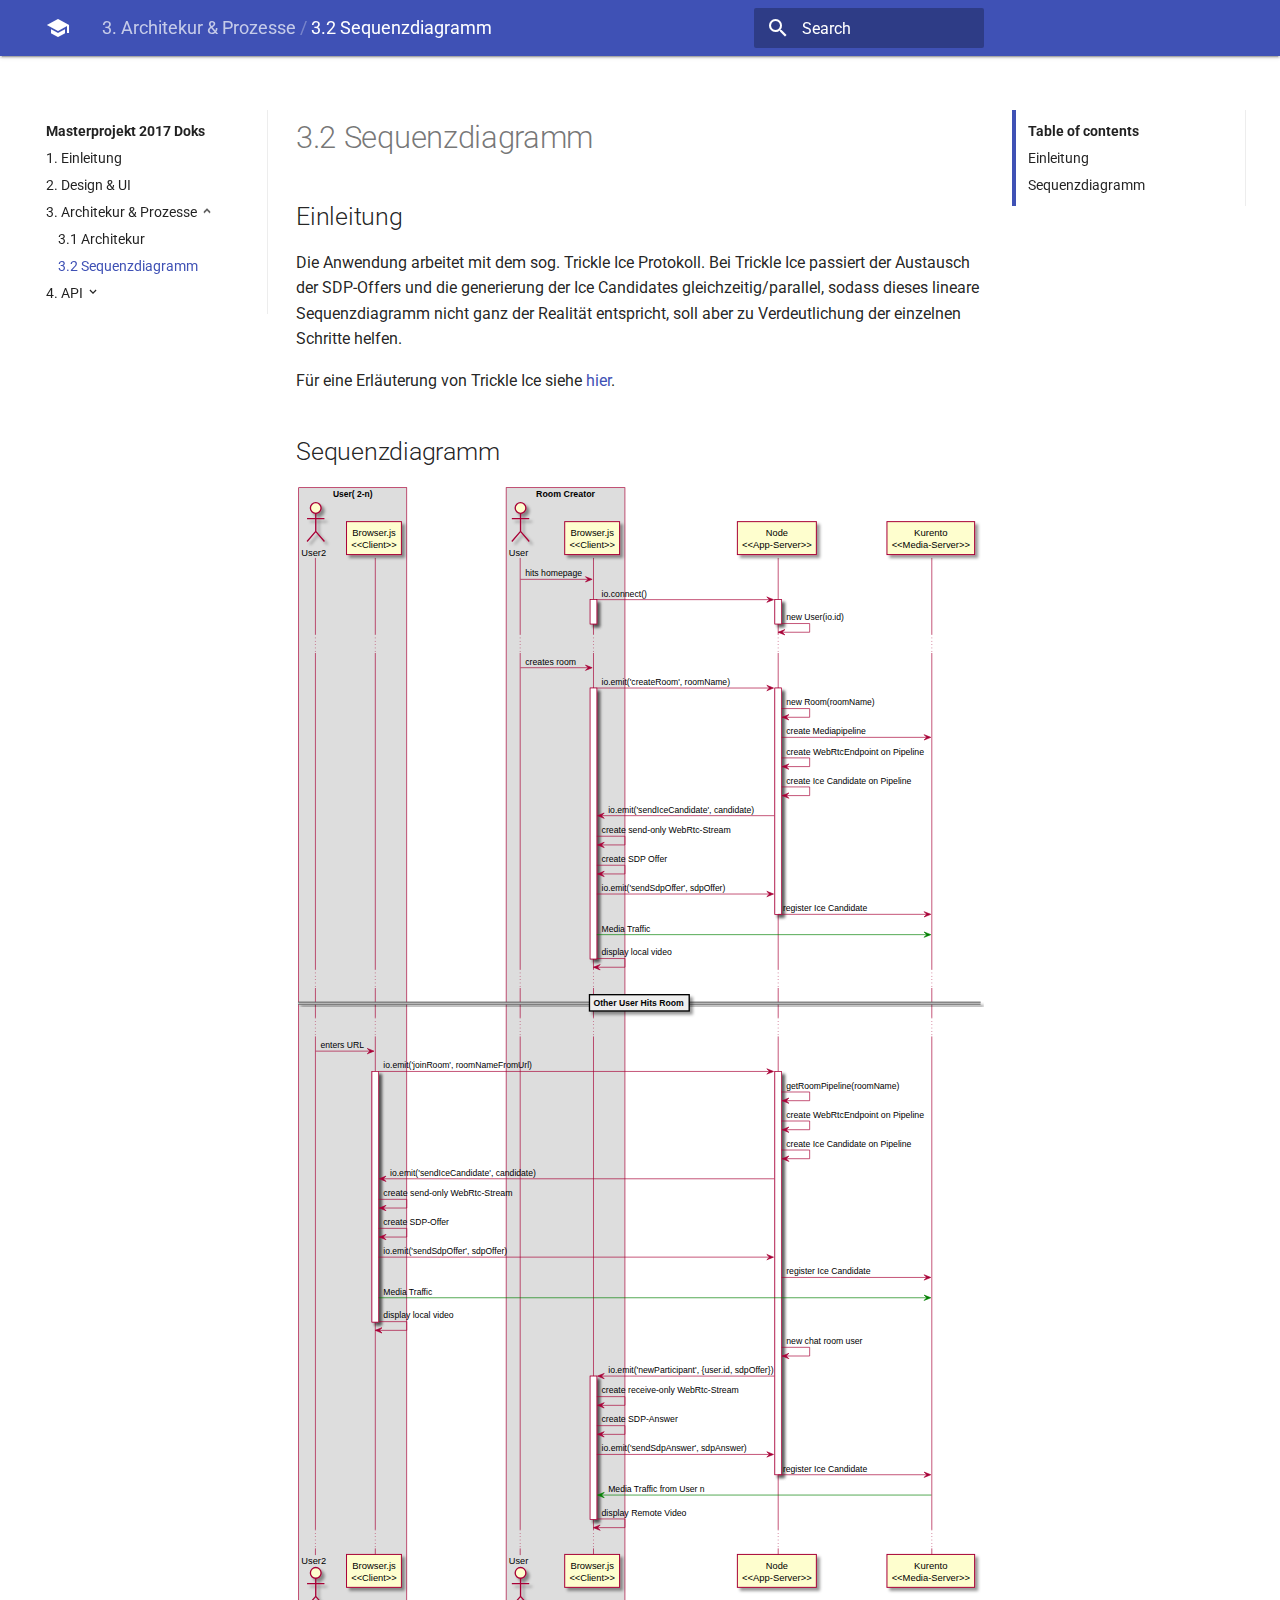
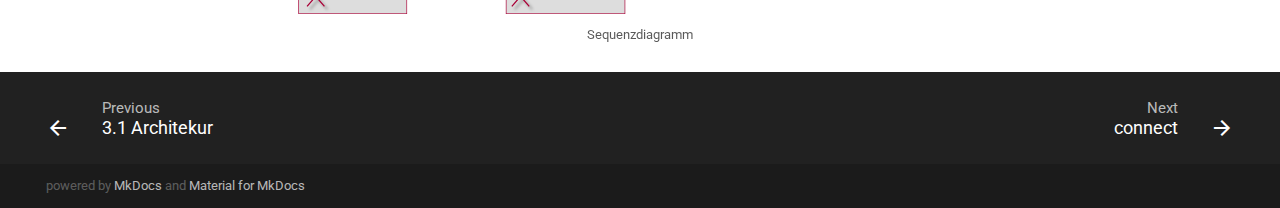
<file: sequenz/index.html>
<!DOCTYPE html>
<html lang="en" class="no-js">
  <head>
    
      <meta charset="utf-8">
      <meta name="viewport" content="width=device-width,initial-scale=1">
      
      
      
      
        <link rel="shortcut icon" href="../assets/images/favicon.png">
      
      <meta name="generator" content="mkdocs-0.16.3, mkdocs-material-1.6.2">
    
    
      
        <title>3.2 Sequenzdiagramm - Masterprojekt 2017 Doks</title>
      
    
    
      <script src="../assets/javascripts/modernizr-56ade86843.js"></script>
    
    
      <link rel="stylesheet" href="../assets/stylesheets/application-e2807e330f.css">
      
    
    
      
        
        
        
        <link rel="stylesheet" href="https://fonts.googleapis.com/css?family=Roboto:300,400,400i,700|Roboto+Mono">
        <style>body,input{font-family:"Roboto","Helvetica Neue",Helvetica,Arial,sans-serif}code,kbd,pre{font-family:"Roboto Mono","Courier New",Courier,monospace}</style>
      
      <link rel="stylesheet" href="https://fonts.googleapis.com/icon?family=Material+Icons">
    
    
      <link rel="stylesheet" href="../stylesheets/extra.css">
    
    
  </head>
  
  
  
  
    <body>
  
    <svg class="md-svg">
      <defs>
        
        
      </defs>
    </svg>
    <input class="md-toggle" data-md-toggle="drawer" type="checkbox" id="drawer">
    <input class="md-toggle" data-md-toggle="search" type="checkbox" id="search">
    <label class="md-overlay" data-md-component="overlay" for="drawer"></label>
    
      <header class="md-header" data-md-component="header">
  <nav class="md-header-nav md-grid">
    <div class="md-flex">
      <div class="md-flex__cell md-flex__cell--shrink">
        
          <a href=".." title="Masterprojekt 2017 Doks" class="md-icon md-icon--home md-header-nav__button">
          </a>
        
      </div>
      <div class="md-flex__cell md-flex__cell--shrink">
        <label class="md-icon md-icon--menu md-header-nav__button" for="drawer"></label>
      </div>
      <div class="md-flex__cell md-flex__cell--stretch">
        <span class="md-flex__ellipsis md-header-nav__title">
          
            
              
                <span class="md-header-nav__parent">
                  3. Architekur & Prozesse
                </span>
              
            
            3.2 Sequenzdiagramm
          
        </span>
      </div>
      <div class="md-flex__cell md-flex__cell--shrink">
        
          <label class="md-icon md-icon--search md-header-nav__button" for="search"></label>
          
<div class="md-search" data-md-component="search">
  <label class="md-search__overlay" for="search"></label>
  <div class="md-search__inner">
    <form class="md-search__form" name="search">
      <input type="text" class="md-search__input" name="query" required placeholder="Search" accesskey="s" autocapitalize="off" autocorrect="off" autocomplete="off" spellcheck="false" data-md-component="query">
      <label class="md-icon md-search__icon" for="search"></label>
      <button type="reset" class="md-icon md-search__icon" data-md-component="reset">close</button>
    </form>
    <div class="md-search__output">
      <div class="md-search__scrollwrap" data-md-scrollfix>
        <div class="md-search-result" data-md-component="result">
          <div class="md-search-result__meta" data-md-lang-result-none="No matching documents" data-md-lang-result-one="1 matching document" data-md-lang-result-other="# matching documents">
            Type to start searching
          </div>
          <ol class="md-search-result__list"></ol>
        </div>
      </div>
    </div>
  </div>
</div>
        
      </div>
      <div class="md-flex__cell md-flex__cell--shrink">
        <div class="md-header-nav__source">
          
        </div>
      </div>
    </div>
  </nav>
</header>
    
    <div class="md-container">
      
      
      <main class="md-main">
        <div class="md-main__inner md-grid" data-md-component="container">
          
            
              <div class="md-sidebar md-sidebar--primary" data-md-component="navigation">
                <div class="md-sidebar__scrollwrap">
                  <div class="md-sidebar__inner">
                    <nav class="md-nav md-nav--primary" data-md-level="0">
  <label class="md-nav__title md-nav__title--site" for="drawer">
    
      <i class="md-icon md-icon--home md-nav__button"></i>
    
    Masterprojekt 2017 Doks
  </label>
  
  <ul class="md-nav__list" data-md-scrollfix>
    
      
      
      


  <li class="md-nav__item">
    <a href=".." title="1. Einleitung" class="md-nav__link">
      1. Einleitung
    </a>
  </li>

    
      
      
      


  <li class="md-nav__item">
    <a href="../design/" title="2. Design & UI" class="md-nav__link">
      2. Design & UI
    </a>
  </li>

    
      
      
      

  


  <li class="md-nav__item md-nav__item--active md-nav__item--nested">
    
      <input class="md-toggle md-nav__toggle" data-md-toggle="nav-3" type="checkbox" id="nav-3" checked>
    
    <label class="md-nav__link" for="nav-3">
      3. Architekur & Prozesse
    </label>
    <nav class="md-nav" data-md-component="collapsible" data-md-level="1">
      <label class="md-nav__title" for="nav-3">
        3. Architekur & Prozesse
      </label>
      <ul class="md-nav__list" data-md-scrollfix>
        
        
          
          
          


  <li class="md-nav__item">
    <a href="../architecture/" title="3.1 Architekur" class="md-nav__link">
      3.1 Architekur
    </a>
  </li>

        
          
          
          

  


  <li class="md-nav__item md-nav__item--active">
    
    <input class="md-toggle md-nav__toggle" data-md-toggle="toc" type="checkbox" id="toc">
    
    
      <label class="md-nav__link md-nav__link--active" for="toc">
        3.2 Sequenzdiagramm
      </label>
    
    <a href="./" title="3.2 Sequenzdiagramm" class="md-nav__link md-nav__link--active">
      3.2 Sequenzdiagramm
    </a>
    
      
<nav class="md-nav md-nav--secondary">
  
  
  
    <label class="md-nav__title" for="toc">Table of contents</label>
    <ul class="md-nav__list" data-md-scrollfix>
      
        <li class="md-nav__item">
  <a href="#einleitung" title="Einleitung" class="md-nav__link">
    Einleitung
  </a>
  
</li>
      
        <li class="md-nav__item">
  <a href="#sequenzdiagramm" title="Sequenzdiagramm" class="md-nav__link">
    Sequenzdiagramm
  </a>
  
</li>
      
      
      
    </ul>
  
</nav>
    
  </li>

        
      </ul>
    </nav>
  </li>

    
      
      
      


  <li class="md-nav__item md-nav__item--nested">
    
      <input class="md-toggle md-nav__toggle" data-md-toggle="nav-4" type="checkbox" id="nav-4">
    
    <label class="md-nav__link" for="nav-4">
      4. API
    </label>
    <nav class="md-nav" data-md-component="collapsible" data-md-level="1">
      <label class="md-nav__title" for="nav-4">
        4. API
      </label>
      <ul class="md-nav__list" data-md-scrollfix>
        
        
          
          
          


  <li class="md-nav__item">
    <a href="../api/connect/" title="connect" class="md-nav__link">
      connect
    </a>
  </li>

        
          
          
          


  <li class="md-nav__item">
    <a href="../api/joinroom/" title="joinRoom" class="md-nav__link">
      joinRoom
    </a>
  </li>

        
      </ul>
    </nav>
  </li>

    
  </ul>
</nav>
                  </div>
                </div>
              </div>
            
            
              <div class="md-sidebar md-sidebar--secondary" data-md-component="toc">
                <div class="md-sidebar__scrollwrap">
                  <div class="md-sidebar__inner">
                    
<nav class="md-nav md-nav--secondary">
  
  
  
    <label class="md-nav__title" for="toc">Table of contents</label>
    <ul class="md-nav__list" data-md-scrollfix>
      
        <li class="md-nav__item">
  <a href="#einleitung" title="Einleitung" class="md-nav__link">
    Einleitung
  </a>
  
</li>
      
        <li class="md-nav__item">
  <a href="#sequenzdiagramm" title="Sequenzdiagramm" class="md-nav__link">
    Sequenzdiagramm
  </a>
  
</li>
      
      
      
    </ul>
  
</nav>
                  </div>
                </div>
              </div>
            
          
          <div class="md-content">
            <article class="md-content__inner md-typeset">
              
                
                
                  <h1>3.2 Sequenzdiagramm</h1>
                
                <h2 id="einleitung">Einleitung<a class="headerlink" href="#einleitung" title="Permanent link">&para;</a></h2>
<p>Die Anwendung arbeitet mit dem sog. Trickle Ice Protokoll. Bei Trickle Ice passiert der Austausch der SDP-Offers und die generierung der Ice Candidates gleichzeitig/parallel, sodass dieses lineare Sequenzdiagramm nicht ganz der Realität entspricht, soll aber zu Verdeutlichung der einzelnen Schritte helfen.</p>
<p>Für eine Erläuterung von Trickle Ice siehe <a href="https://webrtcglossary.com/trickle-ice/">hier</a>.</p>
<h2 id="sequenzdiagramm">Sequenzdiagramm<a class="headerlink" href="#sequenzdiagramm" title="Permanent link">&para;</a></h2>
<p><center><img src="../images/sequenz.svg"><br>
<small>Sequenzdiagramm</small>
</center></p>
                
                  
                
              
              
                
              
            </article>
          </div>
        </div>
      </main>
      
        
<footer class="md-footer">
  
    <div class="md-footer-nav">
      <nav class="md-footer-nav__inner md-grid">
        
          <a href="../architecture/" title="3.1 Architekur" class="md-flex md-footer-nav__link md-footer-nav__link--prev" rel="prev">
            <div class="md-flex__cell md-flex__cell--shrink">
              <i class="md-icon md-icon--arrow-back md-footer-nav__button"></i>
            </div>
            <div class="md-flex__cell md-flex__cell--stretch md-footer-nav__title">
              <span class="md-flex__ellipsis">
                <span class="md-footer-nav__direction">
                  Previous
                </span>
                3.1 Architekur
              </span>
            </div>
          </a>
        
        
          <a href="../api/connect/" title="connect" class="md-flex md-footer-nav__link md-footer-nav__link--next" rel="next">
            <div class="md-flex__cell md-flex__cell--stretch md-footer-nav__title">
              <span class="md-flex__ellipsis">
                <span class="md-footer-nav__direction">
                  Next
                </span>
                connect
              </span>
            </div>
            <div class="md-flex__cell md-flex__cell--shrink">
              <i class="md-icon md-icon--arrow-forward md-footer-nav__button"></i>
            </div>
          </a>
        
      </nav>
    </div>
  
  <div class="md-footer-meta md-typeset">
    <div class="md-footer-meta__inner md-grid">
      <div class="md-footer-copyright">
        
        powered by
        <a href="http://www.mkdocs.org" title="MkDocs">MkDocs</a>
        and
        <a href="http://squidfunk.github.io/mkdocs-material/" title="Material for MkDocs">
          Material for MkDocs</a>
      </div>
      
        
      
    </div>
  </div>
</footer>
      
    </div>
    
      <script src="../assets/javascripts/application-6b599127bc.js"></script>
      <script>app.initialize({url:{base:".."}})</script>
      
    
    
      
    
  </body>
</html>
</file>
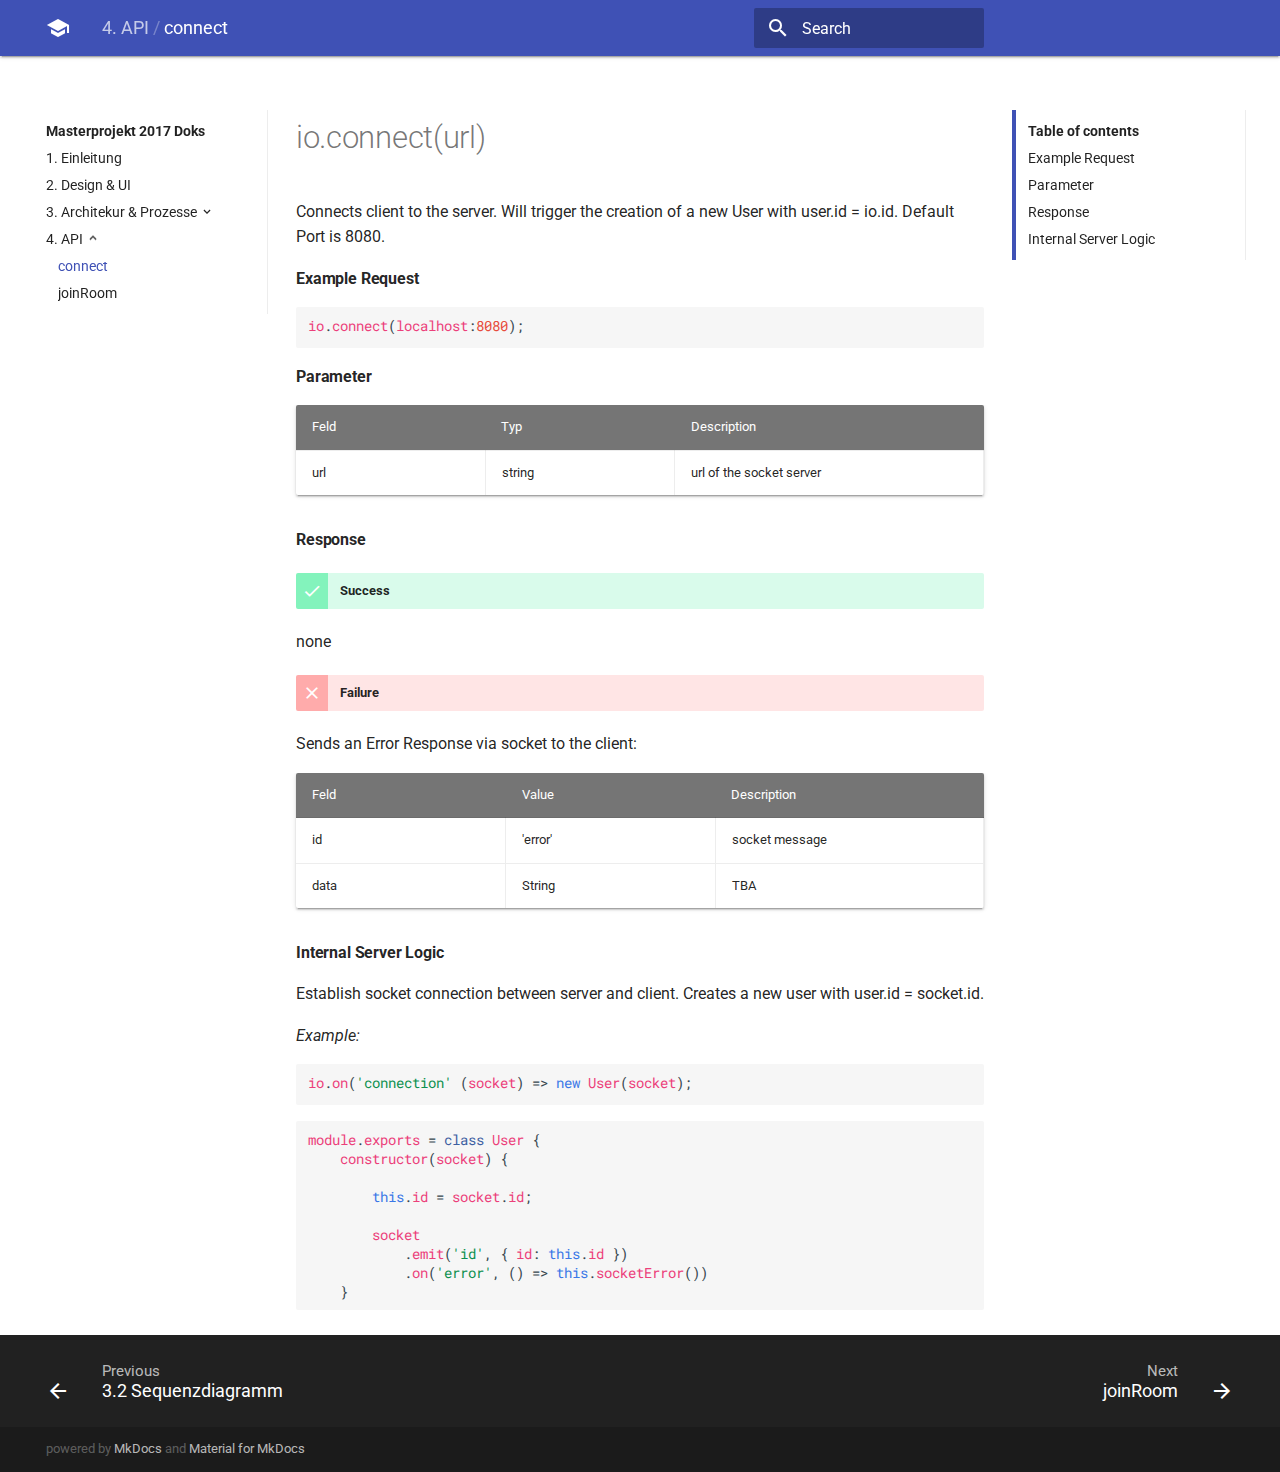
<file: api/connect/index.html>
<!DOCTYPE html>
<html lang="en" class="no-js">
  <head>
    
      <meta charset="utf-8">
      <meta name="viewport" content="width=device-width,initial-scale=1">
      
      
      
      
        <link rel="shortcut icon" href="../../assets/images/favicon.png">
      
      <meta name="generator" content="mkdocs-0.16.3, mkdocs-material-1.6.2">
    
    
      
        <title>connect - Masterprojekt 2017 Doks</title>
      
    
    
      <script src="../../assets/javascripts/modernizr-56ade86843.js"></script>
    
    
      <link rel="stylesheet" href="../../assets/stylesheets/application-e2807e330f.css">
      
    
    
      
        
        
        
        <link rel="stylesheet" href="https://fonts.googleapis.com/css?family=Roboto:300,400,400i,700|Roboto+Mono">
        <style>body,input{font-family:"Roboto","Helvetica Neue",Helvetica,Arial,sans-serif}code,kbd,pre{font-family:"Roboto Mono","Courier New",Courier,monospace}</style>
      
      <link rel="stylesheet" href="https://fonts.googleapis.com/icon?family=Material+Icons">
    
    
      <link rel="stylesheet" href="../../stylesheets/extra.css">
    
    
  </head>
  
  
  
  
    <body>
  
    <svg class="md-svg">
      <defs>
        
        
      </defs>
    </svg>
    <input class="md-toggle" data-md-toggle="drawer" type="checkbox" id="drawer">
    <input class="md-toggle" data-md-toggle="search" type="checkbox" id="search">
    <label class="md-overlay" data-md-component="overlay" for="drawer"></label>
    
      <header class="md-header" data-md-component="header">
  <nav class="md-header-nav md-grid">
    <div class="md-flex">
      <div class="md-flex__cell md-flex__cell--shrink">
        
          <a href="../.." title="Masterprojekt 2017 Doks" class="md-icon md-icon--home md-header-nav__button">
          </a>
        
      </div>
      <div class="md-flex__cell md-flex__cell--shrink">
        <label class="md-icon md-icon--menu md-header-nav__button" for="drawer"></label>
      </div>
      <div class="md-flex__cell md-flex__cell--stretch">
        <span class="md-flex__ellipsis md-header-nav__title">
          
            
              
                <span class="md-header-nav__parent">
                  4. API
                </span>
              
            
            connect
          
        </span>
      </div>
      <div class="md-flex__cell md-flex__cell--shrink">
        
          <label class="md-icon md-icon--search md-header-nav__button" for="search"></label>
          
<div class="md-search" data-md-component="search">
  <label class="md-search__overlay" for="search"></label>
  <div class="md-search__inner">
    <form class="md-search__form" name="search">
      <input type="text" class="md-search__input" name="query" required placeholder="Search" accesskey="s" autocapitalize="off" autocorrect="off" autocomplete="off" spellcheck="false" data-md-component="query">
      <label class="md-icon md-search__icon" for="search"></label>
      <button type="reset" class="md-icon md-search__icon" data-md-component="reset">close</button>
    </form>
    <div class="md-search__output">
      <div class="md-search__scrollwrap" data-md-scrollfix>
        <div class="md-search-result" data-md-component="result">
          <div class="md-search-result__meta" data-md-lang-result-none="No matching documents" data-md-lang-result-one="1 matching document" data-md-lang-result-other="# matching documents">
            Type to start searching
          </div>
          <ol class="md-search-result__list"></ol>
        </div>
      </div>
    </div>
  </div>
</div>
        
      </div>
      <div class="md-flex__cell md-flex__cell--shrink">
        <div class="md-header-nav__source">
          
        </div>
      </div>
    </div>
  </nav>
</header>
    
    <div class="md-container">
      
      
      <main class="md-main">
        <div class="md-main__inner md-grid" data-md-component="container">
          
            
              <div class="md-sidebar md-sidebar--primary" data-md-component="navigation">
                <div class="md-sidebar__scrollwrap">
                  <div class="md-sidebar__inner">
                    <nav class="md-nav md-nav--primary" data-md-level="0">
  <label class="md-nav__title md-nav__title--site" for="drawer">
    
      <i class="md-icon md-icon--home md-nav__button"></i>
    
    Masterprojekt 2017 Doks
  </label>
  
  <ul class="md-nav__list" data-md-scrollfix>
    
      
      
      


  <li class="md-nav__item">
    <a href="../.." title="1. Einleitung" class="md-nav__link">
      1. Einleitung
    </a>
  </li>

    
      
      
      


  <li class="md-nav__item">
    <a href="../../design/" title="2. Design & UI" class="md-nav__link">
      2. Design & UI
    </a>
  </li>

    
      
      
      


  <li class="md-nav__item md-nav__item--nested">
    
      <input class="md-toggle md-nav__toggle" data-md-toggle="nav-3" type="checkbox" id="nav-3">
    
    <label class="md-nav__link" for="nav-3">
      3. Architekur & Prozesse
    </label>
    <nav class="md-nav" data-md-component="collapsible" data-md-level="1">
      <label class="md-nav__title" for="nav-3">
        3. Architekur & Prozesse
      </label>
      <ul class="md-nav__list" data-md-scrollfix>
        
        
          
          
          


  <li class="md-nav__item">
    <a href="../../architecture/" title="3.1 Architekur" class="md-nav__link">
      3.1 Architekur
    </a>
  </li>

        
          
          
          


  <li class="md-nav__item">
    <a href="../../sequenz/" title="3.2 Sequenzdiagramm" class="md-nav__link">
      3.2 Sequenzdiagramm
    </a>
  </li>

        
      </ul>
    </nav>
  </li>

    
      
      
      

  


  <li class="md-nav__item md-nav__item--active md-nav__item--nested">
    
      <input class="md-toggle md-nav__toggle" data-md-toggle="nav-4" type="checkbox" id="nav-4" checked>
    
    <label class="md-nav__link" for="nav-4">
      4. API
    </label>
    <nav class="md-nav" data-md-component="collapsible" data-md-level="1">
      <label class="md-nav__title" for="nav-4">
        4. API
      </label>
      <ul class="md-nav__list" data-md-scrollfix>
        
        
          
          
          

  


  <li class="md-nav__item md-nav__item--active">
    
    <input class="md-toggle md-nav__toggle" data-md-toggle="toc" type="checkbox" id="toc">
    
      
    
    
      <label class="md-nav__link md-nav__link--active" for="toc">
        connect
      </label>
    
    <a href="./" title="connect" class="md-nav__link md-nav__link--active">
      connect
    </a>
    
      
<nav class="md-nav md-nav--secondary">
  
  
    
  
  
    <label class="md-nav__title" for="toc">Table of contents</label>
    <ul class="md-nav__list" data-md-scrollfix>
      
        <li class="md-nav__item">
  <a href="#example-request" title="Example Request" class="md-nav__link">
    Example Request
  </a>
  
</li>
      
        <li class="md-nav__item">
  <a href="#parameter" title="Parameter" class="md-nav__link">
    Parameter
  </a>
  
</li>
      
        <li class="md-nav__item">
  <a href="#response" title="Response" class="md-nav__link">
    Response
  </a>
  
</li>
      
        <li class="md-nav__item">
  <a href="#internal-server-logic" title="Internal Server Logic" class="md-nav__link">
    Internal Server Logic
  </a>
  
</li>
      
      
      
    </ul>
  
</nav>
    
  </li>

        
          
          
          


  <li class="md-nav__item">
    <a href="../joinroom/" title="joinRoom" class="md-nav__link">
      joinRoom
    </a>
  </li>

        
      </ul>
    </nav>
  </li>

    
  </ul>
</nav>
                  </div>
                </div>
              </div>
            
            
              <div class="md-sidebar md-sidebar--secondary" data-md-component="toc">
                <div class="md-sidebar__scrollwrap">
                  <div class="md-sidebar__inner">
                    
<nav class="md-nav md-nav--secondary">
  
  
    
  
  
    <label class="md-nav__title" for="toc">Table of contents</label>
    <ul class="md-nav__list" data-md-scrollfix>
      
        <li class="md-nav__item">
  <a href="#example-request" title="Example Request" class="md-nav__link">
    Example Request
  </a>
  
</li>
      
        <li class="md-nav__item">
  <a href="#parameter" title="Parameter" class="md-nav__link">
    Parameter
  </a>
  
</li>
      
        <li class="md-nav__item">
  <a href="#response" title="Response" class="md-nav__link">
    Response
  </a>
  
</li>
      
        <li class="md-nav__item">
  <a href="#internal-server-logic" title="Internal Server Logic" class="md-nav__link">
    Internal Server Logic
  </a>
  
</li>
      
      
      
    </ul>
  
</nav>
                  </div>
                </div>
              </div>
            
          
          <div class="md-content">
            <article class="md-content__inner md-typeset">
              
                
                
                <h1 id="ioconnecturl">io.connect(url)<a class="headerlink" href="#ioconnecturl" title="Permanent link">&para;</a></h1>
<p>Connects client to the server. Will trigger the creation of a new User with user.id = io.id.
Default Port is 8080.</p>
<h4 id="example-request">Example Request<a class="headerlink" href="#example-request" title="Permanent link">&para;</a></h4>
<div class="codehilite"><pre><span></span><span class="nx">io</span><span class="p">.</span><span class="nx">connect</span><span class="p">(</span><span class="nx">localhost</span><span class="o">:</span><span class="mi">8080</span><span class="p">);</span>
</pre></div>


<h4 id="parameter">Parameter<a class="headerlink" href="#parameter" title="Permanent link">&para;</a></h4>
<p><table style="width:100%">
  <tr>
    <th>Feld</th>
    <th>Typ</th> 
    <th>Description</th>
  </tr>
  <tr>
    <td>url</td>
    <td>string</td> 
    <td>url of the socket server</td>
  </tr>
</table></p>
<h4 id="response">Response<a class="headerlink" href="#response" title="Permanent link">&para;</a></h4>
<div class="admonition success">
<p class="admonition-title">Success</p>
</div>
<p>none</p>
<div class="admonition failure">
<p class="admonition-title">Failure</p>
</div>
<p>Sends an Error Response via socket to the client:
<table style="width:100%">
  <tr>
    <th>Feld</th>
    <th>Value</th> 
    <th>Description</th>
  </tr>
  <tr>
    <td>id</td>
    <td>'error'</td> 
    <td>socket message</td>
  </tr>
    <tr>
    <td>data</td>
    <td>String</td> 
    <td>TBA</td>
  </tr>
</table></p>
<h4 id="internal-server-logic">Internal Server Logic<a class="headerlink" href="#internal-server-logic" title="Permanent link">&para;</a></h4>
<p>Establish socket connection between server and client. Creates a new user with user.id = socket.id.</p>
<p><em>Example:</em></p>
<div class="codehilite"><pre><span></span><span class="nx">io</span><span class="p">.</span><span class="nx">on</span><span class="p">(</span><span class="s1">&#39;connection&#39;</span> <span class="p">(</span><span class="nx">socket</span><span class="p">)</span> <span class="p">=&gt;</span> <span class="k">new</span> <span class="nx">User</span><span class="p">(</span><span class="nx">socket</span><span class="p">);</span>
</pre></div>


<div class="codehilite"><pre><span></span><span class="nx">module</span><span class="p">.</span><span class="nx">exports</span> <span class="o">=</span> <span class="kr">class</span> <span class="nx">User</span> <span class="p">{</span>
    <span class="nx">constructor</span><span class="p">(</span><span class="nx">socket</span><span class="p">)</span> <span class="p">{</span>

        <span class="k">this</span><span class="p">.</span><span class="nx">id</span> <span class="o">=</span> <span class="nx">socket</span><span class="p">.</span><span class="nx">id</span><span class="p">;</span>

        <span class="nx">socket</span>
            <span class="p">.</span><span class="nx">emit</span><span class="p">(</span><span class="s1">&#39;id&#39;</span><span class="p">,</span> <span class="p">{</span> <span class="nx">id</span><span class="o">:</span> <span class="k">this</span><span class="p">.</span><span class="nx">id</span> <span class="p">})</span>
            <span class="p">.</span><span class="nx">on</span><span class="p">(</span><span class="s1">&#39;error&#39;</span><span class="p">,</span> <span class="p">()</span> <span class="p">=&gt;</span> <span class="k">this</span><span class="p">.</span><span class="nx">socketError</span><span class="p">())</span>
    <span class="p">}</span>
</pre></div>
                
                  
                
              
              
                
              
            </article>
          </div>
        </div>
      </main>
      
        
<footer class="md-footer">
  
    <div class="md-footer-nav">
      <nav class="md-footer-nav__inner md-grid">
        
          <a href="../../sequenz/" title="3.2 Sequenzdiagramm" class="md-flex md-footer-nav__link md-footer-nav__link--prev" rel="prev">
            <div class="md-flex__cell md-flex__cell--shrink">
              <i class="md-icon md-icon--arrow-back md-footer-nav__button"></i>
            </div>
            <div class="md-flex__cell md-flex__cell--stretch md-footer-nav__title">
              <span class="md-flex__ellipsis">
                <span class="md-footer-nav__direction">
                  Previous
                </span>
                3.2 Sequenzdiagramm
              </span>
            </div>
          </a>
        
        
          <a href="../joinroom/" title="joinRoom" class="md-flex md-footer-nav__link md-footer-nav__link--next" rel="next">
            <div class="md-flex__cell md-flex__cell--stretch md-footer-nav__title">
              <span class="md-flex__ellipsis">
                <span class="md-footer-nav__direction">
                  Next
                </span>
                joinRoom
              </span>
            </div>
            <div class="md-flex__cell md-flex__cell--shrink">
              <i class="md-icon md-icon--arrow-forward md-footer-nav__button"></i>
            </div>
          </a>
        
      </nav>
    </div>
  
  <div class="md-footer-meta md-typeset">
    <div class="md-footer-meta__inner md-grid">
      <div class="md-footer-copyright">
        
        powered by
        <a href="http://www.mkdocs.org" title="MkDocs">MkDocs</a>
        and
        <a href="http://squidfunk.github.io/mkdocs-material/" title="Material for MkDocs">
          Material for MkDocs</a>
      </div>
      
        
      
    </div>
  </div>
</footer>
      
    </div>
    
      <script src="../../assets/javascripts/application-6b599127bc.js"></script>
      <script>app.initialize({url:{base:"../.."}})</script>
      
    
    
      
    
  </body>
</html>
</file>
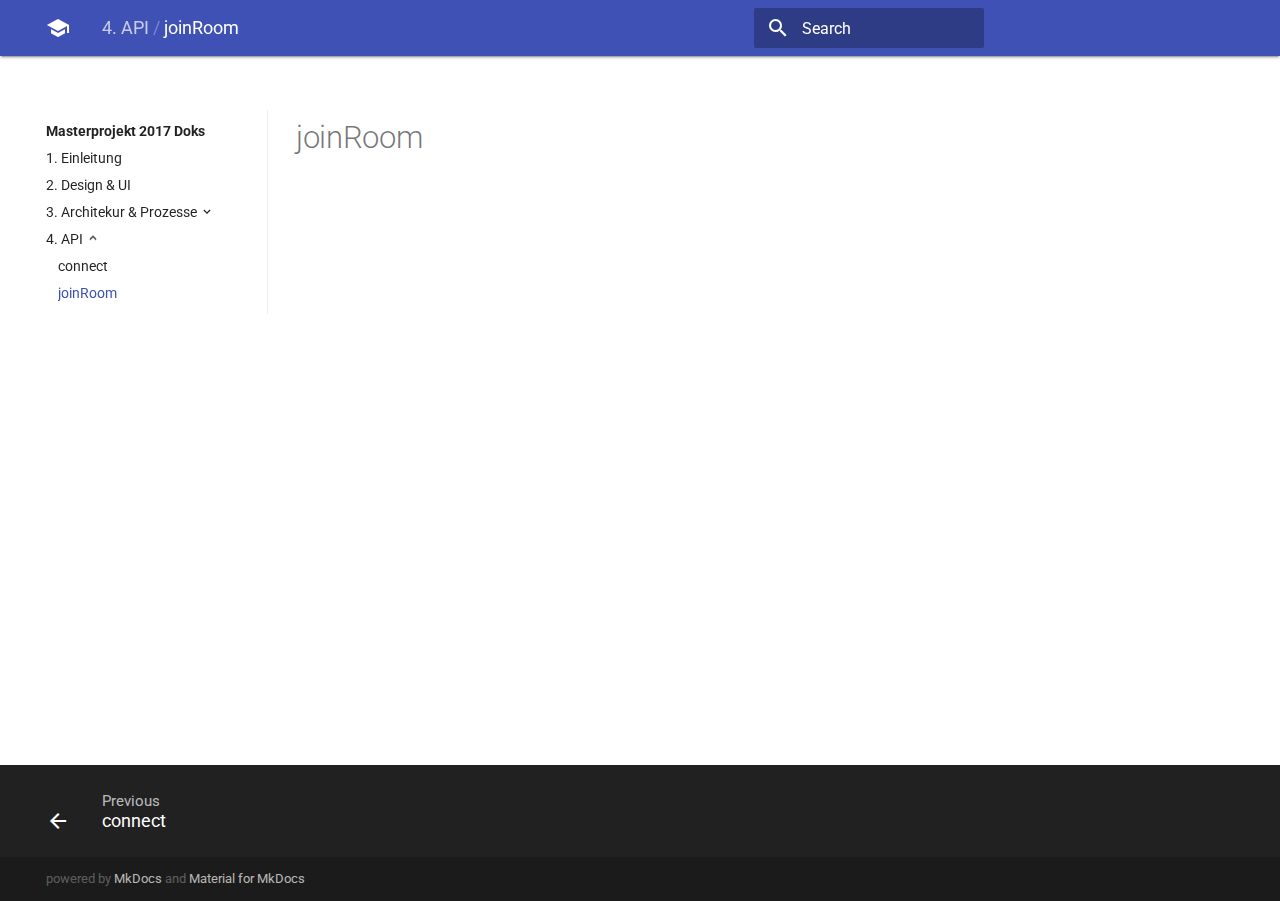
<file: api/joinroom/index.html>
<!DOCTYPE html>
<html lang="en" class="no-js">
  <head>
    
      <meta charset="utf-8">
      <meta name="viewport" content="width=device-width,initial-scale=1">
      
      
      
      
        <link rel="shortcut icon" href="../../assets/images/favicon.png">
      
      <meta name="generator" content="mkdocs-0.16.3, mkdocs-material-1.6.2">
    
    
      
        <title>joinRoom - Masterprojekt 2017 Doks</title>
      
    
    
      <script src="../../assets/javascripts/modernizr-56ade86843.js"></script>
    
    
      <link rel="stylesheet" href="../../assets/stylesheets/application-e2807e330f.css">
      
    
    
      
        
        
        
        <link rel="stylesheet" href="https://fonts.googleapis.com/css?family=Roboto:300,400,400i,700|Roboto+Mono">
        <style>body,input{font-family:"Roboto","Helvetica Neue",Helvetica,Arial,sans-serif}code,kbd,pre{font-family:"Roboto Mono","Courier New",Courier,monospace}</style>
      
      <link rel="stylesheet" href="https://fonts.googleapis.com/icon?family=Material+Icons">
    
    
      <link rel="stylesheet" href="../../stylesheets/extra.css">
    
    
  </head>
  
  
  
  
    <body>
  
    <svg class="md-svg">
      <defs>
        
        
      </defs>
    </svg>
    <input class="md-toggle" data-md-toggle="drawer" type="checkbox" id="drawer">
    <input class="md-toggle" data-md-toggle="search" type="checkbox" id="search">
    <label class="md-overlay" data-md-component="overlay" for="drawer"></label>
    
      <header class="md-header" data-md-component="header">
  <nav class="md-header-nav md-grid">
    <div class="md-flex">
      <div class="md-flex__cell md-flex__cell--shrink">
        
          <a href="../.." title="Masterprojekt 2017 Doks" class="md-icon md-icon--home md-header-nav__button">
          </a>
        
      </div>
      <div class="md-flex__cell md-flex__cell--shrink">
        <label class="md-icon md-icon--menu md-header-nav__button" for="drawer"></label>
      </div>
      <div class="md-flex__cell md-flex__cell--stretch">
        <span class="md-flex__ellipsis md-header-nav__title">
          
            
              
                <span class="md-header-nav__parent">
                  4. API
                </span>
              
            
            joinRoom
          
        </span>
      </div>
      <div class="md-flex__cell md-flex__cell--shrink">
        
          <label class="md-icon md-icon--search md-header-nav__button" for="search"></label>
          
<div class="md-search" data-md-component="search">
  <label class="md-search__overlay" for="search"></label>
  <div class="md-search__inner">
    <form class="md-search__form" name="search">
      <input type="text" class="md-search__input" name="query" required placeholder="Search" accesskey="s" autocapitalize="off" autocorrect="off" autocomplete="off" spellcheck="false" data-md-component="query">
      <label class="md-icon md-search__icon" for="search"></label>
      <button type="reset" class="md-icon md-search__icon" data-md-component="reset">close</button>
    </form>
    <div class="md-search__output">
      <div class="md-search__scrollwrap" data-md-scrollfix>
        <div class="md-search-result" data-md-component="result">
          <div class="md-search-result__meta" data-md-lang-result-none="No matching documents" data-md-lang-result-one="1 matching document" data-md-lang-result-other="# matching documents">
            Type to start searching
          </div>
          <ol class="md-search-result__list"></ol>
        </div>
      </div>
    </div>
  </div>
</div>
        
      </div>
      <div class="md-flex__cell md-flex__cell--shrink">
        <div class="md-header-nav__source">
          
        </div>
      </div>
    </div>
  </nav>
</header>
    
    <div class="md-container">
      
      
      <main class="md-main">
        <div class="md-main__inner md-grid" data-md-component="container">
          
            
              <div class="md-sidebar md-sidebar--primary" data-md-component="navigation">
                <div class="md-sidebar__scrollwrap">
                  <div class="md-sidebar__inner">
                    <nav class="md-nav md-nav--primary" data-md-level="0">
  <label class="md-nav__title md-nav__title--site" for="drawer">
    
      <i class="md-icon md-icon--home md-nav__button"></i>
    
    Masterprojekt 2017 Doks
  </label>
  
  <ul class="md-nav__list" data-md-scrollfix>
    
      
      
      


  <li class="md-nav__item">
    <a href="../.." title="1. Einleitung" class="md-nav__link">
      1. Einleitung
    </a>
  </li>

    
      
      
      


  <li class="md-nav__item">
    <a href="../../design/" title="2. Design & UI" class="md-nav__link">
      2. Design & UI
    </a>
  </li>

    
      
      
      


  <li class="md-nav__item md-nav__item--nested">
    
      <input class="md-toggle md-nav__toggle" data-md-toggle="nav-3" type="checkbox" id="nav-3">
    
    <label class="md-nav__link" for="nav-3">
      3. Architekur & Prozesse
    </label>
    <nav class="md-nav" data-md-component="collapsible" data-md-level="1">
      <label class="md-nav__title" for="nav-3">
        3. Architekur & Prozesse
      </label>
      <ul class="md-nav__list" data-md-scrollfix>
        
        
          
          
          


  <li class="md-nav__item">
    <a href="../../architecture/" title="3.1 Architekur" class="md-nav__link">
      3.1 Architekur
    </a>
  </li>

        
          
          
          


  <li class="md-nav__item">
    <a href="../../sequenz/" title="3.2 Sequenzdiagramm" class="md-nav__link">
      3.2 Sequenzdiagramm
    </a>
  </li>

        
      </ul>
    </nav>
  </li>

    
      
      
      

  


  <li class="md-nav__item md-nav__item--active md-nav__item--nested">
    
      <input class="md-toggle md-nav__toggle" data-md-toggle="nav-4" type="checkbox" id="nav-4" checked>
    
    <label class="md-nav__link" for="nav-4">
      4. API
    </label>
    <nav class="md-nav" data-md-component="collapsible" data-md-level="1">
      <label class="md-nav__title" for="nav-4">
        4. API
      </label>
      <ul class="md-nav__list" data-md-scrollfix>
        
        
          
          
          


  <li class="md-nav__item">
    <a href="../connect/" title="connect" class="md-nav__link">
      connect
    </a>
  </li>

        
          
          
          

  


  <li class="md-nav__item md-nav__item--active">
    
    <input class="md-toggle md-nav__toggle" data-md-toggle="toc" type="checkbox" id="toc">
    
    
    <a href="./" title="joinRoom" class="md-nav__link md-nav__link--active">
      joinRoom
    </a>
    
  </li>

        
      </ul>
    </nav>
  </li>

    
  </ul>
</nav>
                  </div>
                </div>
              </div>
            
            
              <div class="md-sidebar md-sidebar--secondary" data-md-component="toc">
                <div class="md-sidebar__scrollwrap">
                  <div class="md-sidebar__inner">
                    
<nav class="md-nav md-nav--secondary">
  
  
  
</nav>
                  </div>
                </div>
              </div>
            
          
          <div class="md-content">
            <article class="md-content__inner md-typeset">
              
                
                
                  <h1>joinRoom</h1>
                
                
                
                  
                
              
              
                
              
            </article>
          </div>
        </div>
      </main>
      
        
<footer class="md-footer">
  
    <div class="md-footer-nav">
      <nav class="md-footer-nav__inner md-grid">
        
          <a href="../connect/" title="connect" class="md-flex md-footer-nav__link md-footer-nav__link--prev" rel="prev">
            <div class="md-flex__cell md-flex__cell--shrink">
              <i class="md-icon md-icon--arrow-back md-footer-nav__button"></i>
            </div>
            <div class="md-flex__cell md-flex__cell--stretch md-footer-nav__title">
              <span class="md-flex__ellipsis">
                <span class="md-footer-nav__direction">
                  Previous
                </span>
                connect
              </span>
            </div>
          </a>
        
        
      </nav>
    </div>
  
  <div class="md-footer-meta md-typeset">
    <div class="md-footer-meta__inner md-grid">
      <div class="md-footer-copyright">
        
        powered by
        <a href="http://www.mkdocs.org" title="MkDocs">MkDocs</a>
        and
        <a href="http://squidfunk.github.io/mkdocs-material/" title="Material for MkDocs">
          Material for MkDocs</a>
      </div>
      
        
      
    </div>
  </div>
</footer>
      
    </div>
    
      <script src="../../assets/javascripts/application-6b599127bc.js"></script>
      <script>app.initialize({url:{base:"../.."}})</script>
      
    
    
      
    
  </body>
</html>
</file>
<file: assets/stylesheets/application-e2807e330f.css>
html{box-sizing:border-box}*,:after,:before{box-sizing:inherit}html{-webkit-text-size-adjust:none;-ms-text-size-adjust:none;text-size-adjust:none}body{margin:0}hr{overflow:visible;box-sizing:content-box}a{-webkit-text-decoration-skip:objects}a,button,input,label{-webkit-tap-highlight-color:transparent}a{color:inherit;text-decoration:none}a:active,a:hover{outline-width:0}small,sub,sup{font-size:80%}sub,sup{position:relative;line-height:0;vertical-align:baseline}sub{bottom:-.25em}sup{top:-.5em}img{border-style:none}table{border-collapse:collapse;border-spacing:0}td,th{font-weight:400;vertical-align:top}button{padding:0;background:transparent;font-size:inherit}button,input{border:0;outline:0}.admonition:before,.md-icon,.md-nav__button,.md-nav__link:after,.md-nav__title:before,.md-search-result__article--document:before,.md-source-file:before,.md-typeset .critic.comment:before,.md-typeset .footnote-backref,.md-typeset .task-list-control .task-list-indicator:before{font-family:Material Icons;font-style:normal;font-variant:normal;font-weight:400;line-height:1;text-transform:none;white-space:nowrap;speak:none;word-wrap:normal;direction:ltr}.md-content__icon,.md-footer-nav__button,.md-header-nav__button,.md-nav__button,.md-nav__title:before,.md-search-result__article--document:before{display:inline-block;margin:.4rem;padding:.8rem;font-size:2.4rem;cursor:pointer}.md-icon--arrow-back:before{content:"arrow_back"}.md-icon--arrow-forward:before{content:"arrow_forward"}.md-icon--menu:before{content:"menu"}.md-icon--search:before{content:"search"}.md-icon--home:before{content:"school"}body{-webkit-font-smoothing:antialiased;-moz-osx-font-smoothing:grayscale}body,input{color:rgba(0,0,0,.87);-webkit-font-feature-settings:"kern","liga";font-feature-settings:"kern","liga";font-family:Helvetica Neue,Helvetica,Arial,sans-serif;font-weight:400}code,kbd,pre{color:rgba(0,0,0,.87);-webkit-font-feature-settings:"kern";font-feature-settings:"kern";font-family:Courier New,Courier,monospace;font-weight:400}.md-typeset{font-size:1.6rem;line-height:1.6;-webkit-print-color-adjust:exact}.md-typeset blockquote,.md-typeset ol,.md-typeset p,.md-typeset ul{margin:1em 0}.md-typeset h1{margin:0 0 4rem;color:rgba(0,0,0,.54);font-size:3.125rem;line-height:1.3}.md-typeset h1,.md-typeset h2{font-weight:300;letter-spacing:-.01em}.md-typeset h2{margin:4rem 0 1.6rem;font-size:2.5rem;line-height:1.4}.md-typeset h3{margin:3.2rem 0 1.6rem;font-size:2rem;font-weight:400;letter-spacing:-.01em;line-height:1.5}.md-typeset h2+h3{margin-top:1.6rem}.md-typeset h4{font-size:1.6rem}.md-typeset h4,.md-typeset h5,.md-typeset h6{margin:1.6rem 0;font-weight:700;letter-spacing:-.01em}.md-typeset h5,.md-typeset h6{color:rgba(0,0,0,.54);font-size:1.28rem}.md-typeset h5{text-transform:uppercase}.md-typeset hr{margin:1.5em 0;border-bottom:.1rem dotted rgba(0,0,0,.26)}.md-typeset a{color:#3f51b5;word-break:break-word}.md-typeset a,.md-typeset a:before{-webkit-transition:color .125s;transition:color .125s}.md-typeset a:active,.md-typeset a:hover{color:#536dfe}.md-typeset code,.md-typeset pre{background-color:hsla(0,0%,93%,.5);color:#37474f;font-size:85%}.md-typeset code{margin:0 .29412em;padding:.07353em 0;border-radius:.2rem;box-shadow:.29412em 0 0 hsla(0,0%,93%,.5),-.29412em 0 0 hsla(0,0%,93%,.5);word-break:break-word;-webkit-box-decoration-break:clone;box-decoration-break:clone}.md-typeset h1 code,.md-typeset h2 code,.md-typeset h3 code,.md-typeset h4 code,.md-typeset h5 code,.md-typeset h6 code{margin:0;background-color:transparent;box-shadow:none}.md-typeset a>code{margin:inherit;padding:inherit;border-radius:none;background-color:inherit;color:inherit;box-shadow:none}.md-typeset pre{margin:1em 0;padding:1rem 1.2rem;border-radius:.2rem;line-height:1.4;overflow:auto;-webkit-overflow-scrolling:touch}.md-typeset pre::-webkit-scrollbar{width:.4rem;height:.4rem}.md-typeset pre::-webkit-scrollbar-thumb{background-color:rgba(0,0,0,.26)}.md-typeset pre::-webkit-scrollbar-thumb:hover{background-color:#536dfe}.md-typeset pre>code{margin:0;background-color:transparent;font-size:inherit;box-shadow:none;-webkit-box-decoration-break:none;box-decoration-break:none}.md-typeset kbd{padding:0 .29412em;border:.1rem solid #c9c9c9;border-radius:.2rem;border-bottom-color:#bcbcbc;background-color:#fcfcfc;color:#555;font-size:85%;box-shadow:0 .1rem 0 #b0b0b0;word-break:break-word}.md-typeset mark{margin:0 .25em;padding:.0625em 0;border-radius:.2rem;background-color:rgba(255,235,59,.5);box-shadow:.25em 0 0 rgba(255,235,59,.5),-.25em 0 0 rgba(255,235,59,.5);word-break:break-word;-webkit-box-decoration-break:clone;box-decoration-break:clone}.md-typeset abbr{border-bottom:.1rem dotted rgba(0,0,0,.54);text-decoration:none;cursor:help}.md-typeset small{opacity:.75}.md-typeset sub,.md-typeset sup{margin-left:.07812em}.md-typeset blockquote{padding-left:1.2rem;border-left:.4rem solid rgba(0,0,0,.26);color:rgba(0,0,0,.54)}.md-typeset ul{list-style-type:disc}.md-typeset ol,.md-typeset ul{margin-left:.625em;padding:0}.md-typeset ol ol,.md-typeset ul ol{list-style-type:lower-alpha}.md-typeset ol ol ol,.md-typeset ul ol ol{list-style-type:lower-roman}.md-typeset ol li,.md-typeset ul li{margin-bottom:.5em;margin-left:1.25em}.md-typeset ol li blockquote,.md-typeset ol li p,.md-typeset ul li blockquote,.md-typeset ul li p{margin:.5em 0}.md-typeset ol li:last-child,.md-typeset ul li:last-child{margin-bottom:0}.md-typeset ol li ol,.md-typeset ol li ul,.md-typeset ul li ol,.md-typeset ul li ul{margin:.5em 0 .5em .625em}.md-typeset dd{margin:1em 0 1em 1.875em}.md-typeset iframe,.md-typeset img,.md-typeset svg{max-width:100%}.md-typeset table:not([class]){box-shadow:0 2px 2px 0 rgba(0,0,0,.14),0 1px 5px 0 rgba(0,0,0,.12),0 3px 1px -2px rgba(0,0,0,.2);display:inline-block;max-width:100%;border-radius:.2rem;font-size:1.28rem;overflow:auto;-webkit-overflow-scrolling:touch}.md-typeset table:not([class])+*{margin-top:1.5em}.md-typeset table:not([class]) td:not([align]),.md-typeset table:not([class]) th:not([align]){text-align:left}.md-typeset table:not([class]) th{min-width:10rem;padding:1.2rem 1.6rem;background-color:rgba(0,0,0,.54);color:#fff;vertical-align:top}.md-typeset table:not([class]) td{padding:1.2rem 1.6rem;border-top:.1rem solid rgba(0,0,0,.07);vertical-align:top}.md-typeset table:not([class]) tr:first-child td{border-top:0}.md-typeset table:not([class]) a{word-break:normal}.md-typeset__scrollwrap{margin:1em -1.6rem;overflow-x:auto;-webkit-overflow-scrolling:touch}.md-typeset .md-typeset__table{display:inline-block;margin-bottom:.5em;padding:0 1.6rem}.md-typeset .md-typeset__table table{display:table;width:100%;margin:0;overflow:hidden}html{font-size:62.5%}body,html{height:100%}body{position:relative}hr{display:block;height:.1rem;padding:0;border:0}.md-svg{display:none}.md-grid{max-width:122rem;margin-right:auto;margin-left:auto}.md-container,.md-main{overflow:auto}.md-container{display:table;width:100%;height:100%;padding-top:5.6rem;table-layout:fixed}.md-main{display:table-row;height:100%}.md-main__inner{min-height:100%;padding-top:3rem;padding-bottom:.1rem}.md-toggle{display:none}.md-overlay{position:fixed;top:0;width:0;height:0;-webkit-transition:width 0s .25s,height 0s .25s,opacity .25s;transition:width 0s .25s,height 0s .25s,opacity .25s;background-color:rgba(0,0,0,.54);opacity:0;z-index:2}.md-flex{display:table}.md-flex__cell{display:table-cell;position:relative;vertical-align:top}.md-flex__cell--shrink{width:0}.md-flex__cell--stretch{display:table;width:100%;table-layout:fixed}.md-flex__ellipsis{display:table-cell;text-overflow:ellipsis;white-space:nowrap;overflow:hidden}@page{margin:25mm}.md-content__inner{margin:0 1.6rem 2.4rem;padding-top:2.4rem}.md-content__inner:before{display:block;height:.8rem;content:""}.md-content__inner>:last-child{margin-bottom:0}.md-content__icon{position:relative;margin:.8rem 0;padding-right:0;padding-left:0;float:right}html body .md-typeset .md-content__icon{color:rgba(0,0,0,.26)}.md-header{position:fixed;top:0;right:0;left:0;height:5.6rem;-webkit-transition:background-color .25s;transition:background-color .25s;background-color:#3f51b5;color:#fff;z-index:1;-webkit-backface-visibility:hidden;backface-visibility:hidden}.md-header,.no-js .md-header{box-shadow:0 2px 2px 0 rgba(0,0,0,.14),0 1px 5px 0 rgba(0,0,0,.12),0 3px 1px -2px rgba(0,0,0,.2)}.md-header-nav{padding:.4rem}.md-header-nav__button{position:relative;-webkit-transition:opacity .25s;transition:opacity .25s;z-index:1}.md-header-nav__button:hover{opacity:.7}.md-header-nav__button.md-logo img{display:block}.no-js .md-header-nav__button.md-icon--search{display:none}.md-header-nav__title{padding:0 2rem;font-size:1.8rem;line-height:4.8rem}.md-header-nav__parent{color:hsla(0,0%,100%,.7)}.md-header-nav__parent:after{display:inline;color:hsla(0,0%,100%,.3);content:"/"}.md-header-nav__source{display:none}.md-footer-nav{background-color:rgba(0,0,0,.87);color:#fff}.md-footer-nav__inner{padding:.4rem;overflow:auto}.md-footer-nav__link{padding-top:2.8rem;padding-bottom:.8rem;-webkit-transition:opacity .25s;transition:opacity .25s}.md-footer-nav__link:hover{opacity:.7}.md-footer-nav__link--prev{width:25%;float:left}.md-footer-nav__link--next{width:75%;float:right;text-align:right}.md-footer-nav__button{-webkit-transition:background .25s;transition:background .25s}.md-footer-nav__title{position:relative;padding:0 2rem;font-size:1.8rem;line-height:4.8rem}.md-footer-nav__direction{position:absolute;right:0;left:0;margin-top:-2rem;padding:0 2rem;color:hsla(0,0%,100%,.7);font-size:1.5rem}.md-footer-meta{background:rgba(0,0,0,.895)}.md-footer-meta__inner{margin-bottom:-.1rem;padding:.4rem;overflow:auto}html .md-footer-meta.md-typeset a{color:hsla(0,0%,100%,.7)}.md-footer-copyright{margin:0 1.2rem;padding:.8rem 0;color:hsla(0,0%,100%,.3);font-size:1.28rem}.md-footer-copyright__highlight{color:hsla(0,0%,100%,.7)}.md-footer-social{margin:0 .8rem;padding:.4rem 0 1.2rem}.md-footer-social__link{display:inline-block;width:3.2rem;height:3.2rem;border:.1rem solid hsla(0,0%,100%,.12);border-radius:100%;color:hsla(0,0%,100%,.7);font-size:1.6rem;text-align:center}.md-footer-social__link:before{line-height:1.9}.md-nav{font-size:1.4rem;line-height:1.3}.md-nav--secondary{-webkit-transition:border-left .25s;transition:border-left .25s;border-left:.4rem solid #3f51b5}.md-nav--secondary .md-nav__link--active{color:#3f51b5}.md-nav__title{display:block;padding:1.2rem 1.2rem 0;font-weight:700;text-overflow:ellipsis;overflow:hidden}.md-nav__title:before{display:none;content:"arrow_back"}.md-nav__title .md-nav__button{display:none}.md-nav__list{margin:0;padding:0;list-style:none}.md-nav__item{padding:0 1.2rem}.md-nav__item:last-child{padding-bottom:1.2rem}.md-nav__item .md-nav__item{padding-right:0}.md-nav__item .md-nav__item:last-child{padding-bottom:0}.md-nav__button img{width:100%;height:auto}.md-nav__link{display:block;margin-top:.625em;-webkit-transition:color .125s;transition:color .125s;text-overflow:ellipsis;cursor:pointer;overflow:hidden}.md-nav__item--nested>.md-nav__link:after{content:"keyboard_arrow_down"}html .md-nav__link[for=toc],html .md-nav__link[for=toc]+.md-nav__link:after,html .md-nav__link[for=toc]~.md-nav{display:none}.md-nav__link[data-md-state=blur]{color:rgba(0,0,0,.54)}.md-nav__item--active>.md-nav__link,.md-nav__link:active{color:#3f51b5}.md-nav__item--nested>.md-nav__link{color:inherit}.md-nav__link:focus,.md-nav__link:hover{color:#536dfe}.md-nav__source,.no-js .md-search{display:none}.md-search__overlay{opacity:0;z-index:1}.md-search__inner{width:100%}.md-search__form{position:relative}.md-search__input{position:relative;padding:0 4.8rem 0 7.2rem;text-overflow:ellipsis;z-index:2}.md-search__input::-webkit-input-placeholder{-webkit-transition:color .25s cubic-bezier(.1,.7,.1,1);transition:color .25s cubic-bezier(.1,.7,.1,1)}.md-search__input:-ms-input-placeholder{-webkit-transition:color .25s cubic-bezier(.1,.7,.1,1);transition:color .25s cubic-bezier(.1,.7,.1,1)}.md-search__input::placeholder{-webkit-transition:color .25s cubic-bezier(.1,.7,.1,1);transition:color .25s cubic-bezier(.1,.7,.1,1)}.md-search__input::-webkit-input-placeholder,.md-search__input~.md-search__icon{color:rgba(0,0,0,.54)}.md-search__input:-ms-input-placeholder,.md-search__input~.md-search__icon{color:rgba(0,0,0,.54)}.md-search__input::placeholder,.md-search__input~.md-search__icon{color:rgba(0,0,0,.54)}.md-search__input::-ms-clear{display:none}.md-search__icon{position:absolute;-webkit-transition:color .25s cubic-bezier(.1,.7,.1,1),opacity .25s;transition:color .25s cubic-bezier(.1,.7,.1,1),opacity .25s;font-size:2.4rem;cursor:pointer;z-index:2}.md-search__icon:hover{opacity:.7}.md-search__icon[for=search]{top:.8rem;left:1.2rem}.md-search__icon[for=search]:before{content:"search"}.md-search__icon[type=reset]{top:.8rem;right:1.2rem;-webkit-transform:scale(.125);transform:scale(.125);-webkit-transition:opacity .15s,-webkit-transform .15s cubic-bezier(.1,.7,.1,1);transition:opacity .15s,-webkit-transform .15s cubic-bezier(.1,.7,.1,1);transition:transform .15s cubic-bezier(.1,.7,.1,1),opacity .15s;transition:transform .15s cubic-bezier(.1,.7,.1,1),opacity .15s,-webkit-transform .15s cubic-bezier(.1,.7,.1,1);opacity:0}[data-md-toggle=search]:checked~.md-header .md-search__input:valid~.md-search__icon[type=reset]{-webkit-transform:scale(1);transform:scale(1);opacity:1}[data-md-toggle=search]:checked~.md-header .md-search__input:valid~.md-search__icon[type=reset]:hover{opacity:.7}.md-search__output{position:absolute;width:100%;border-radius:0 0 .2rem .2rem;overflow:hidden;z-index:1}.md-search__scrollwrap{height:100%;background:-webkit-gradient(linear,left top,left bottom,color-stop(10%,#fff),to(hsla(0,0%,100%,0))),-webkit-gradient(linear,left top,left bottom,from(rgba(0,0,0,.26)),color-stop(35%,rgba(0,0,0,.07)),color-stop(60%,transparent));background:linear-gradient(180deg,#fff 10%,hsla(0,0%,100%,0)),linear-gradient(180deg,rgba(0,0,0,.26),rgba(0,0,0,.07) 35%,transparent 60%);background-attachment:local,scroll;background-color:#fff;background-repeat:no-repeat;background-size:100% 2rem,100% 1rem;box-shadow:inset 0 .1rem 0 rgba(0,0,0,.07);overflow-y:auto;-webkit-overflow-scrolling:touch}.md-search-result{color:rgba(0,0,0,.87);word-break:break-word}.md-search-result__meta{padding:0 1.6rem;background-color:rgba(0,0,0,.07);color:rgba(0,0,0,.54);font-size:1.28rem;line-height:4rem}.md-search-result__list{margin:0;padding:0;border-top:.1rem solid rgba(0,0,0,.07);list-style:none}.md-search-result__item{box-shadow:0 -.1rem 0 rgba(0,0,0,.07)}.md-search-result__link{display:block;-webkit-transition:background .25s;transition:background .25s;outline:0;overflow:hidden}.md-search-result__link:hover,.md-search-result__link[data-md-state=active]{background-color:rgba(83,109,254,.1)}.md-search-result__link:hover .md-search-result__article:before,.md-search-result__link[data-md-state=active] .md-search-result__article:before{opacity:.7}.md-search-result__link:last-child .md-search-result__teaser{margin-bottom:1.2rem}.md-search-result__article{position:relative;padding:0 1.6rem;overflow:auto}.md-search-result__article--document:before{position:absolute;left:0;-webkit-transition:opacity .25s;transition:opacity .25s;color:rgba(0,0,0,.54);content:"find_in_page"}.md-search-result__article--document .md-search-result__title{margin:1.3rem 0;font-size:1.6rem;font-weight:400;line-height:1.4}.md-search-result__title{margin:.5em 0;font-size:1.28rem;font-weight:700;line-height:1.4}.md-search-result__teaser{display:-webkit-box;max-height:3.3rem;margin:.5em 0;color:rgba(0,0,0,.54);font-size:1.28rem;line-height:1.4;text-overflow:ellipsis;overflow:hidden;-webkit-box-orient:vertical;-webkit-line-clamp:2}.md-search-result em{font-style:normal;font-weight:700;text-decoration:underline}.md-sidebar{position:absolute;width:24.2rem;padding:2.4rem 0;overflow:hidden}.md-sidebar[data-md-state=lock]{position:fixed;top:5.6rem}.md-sidebar--secondary{display:none}.md-sidebar__scrollwrap{max-height:100%;margin:0 .4rem;overflow-y:auto;-webkit-backface-visibility:hidden;backface-visibility:hidden}.md-sidebar__scrollwrap::-webkit-scrollbar{width:.4rem;height:.4rem}.md-sidebar__scrollwrap::-webkit-scrollbar-thumb{background-color:rgba(0,0,0,.26)}.md-sidebar__scrollwrap::-webkit-scrollbar-thumb:hover{background-color:#536dfe}@-webkit-keyframes a{0%{height:0}to{height:1.3rem}}@keyframes a{0%{height:0}to{height:1.3rem}}@-webkit-keyframes b{0%{-webkit-transform:translateY(100%);transform:translateY(100%);opacity:0}50%{opacity:0}to{-webkit-transform:translateY(0);transform:translateY(0);opacity:1}}@keyframes b{0%{-webkit-transform:translateY(100%);transform:translateY(100%);opacity:0}50%{opacity:0}to{-webkit-transform:translateY(0);transform:translateY(0);opacity:1}}.md-source{display:block;padding-right:1.2rem;-webkit-transition:opacity .25s;transition:opacity .25s;font-size:1.3rem;line-height:1.2;white-space:nowrap}.md-source:hover{opacity:.7}.md-source:after,.md-source__icon{display:inline-block;height:4.8rem;content:"";vertical-align:middle}.md-source__icon{width:4.8rem}.md-source__icon svg{width:2.4rem;height:2.4rem;margin-top:1.2rem;margin-left:1.2rem}.md-source__icon+.md-source__repository{margin-left:-4.4rem;padding-left:4rem}.md-source__repository{display:inline-block;max-width:100%;margin-left:1.2rem;font-weight:700;text-overflow:ellipsis;overflow:hidden;vertical-align:middle}.md-source__facts{margin:0;padding:0;font-size:1.1rem;font-weight:700;list-style-type:none;opacity:.75;overflow:hidden}[data-md-state=done] .md-source__facts{-webkit-animation:a .25s ease-in;animation:a .25s ease-in}.md-source__fact{float:left}[data-md-state=done] .md-source__fact{-webkit-animation:b .4s ease-out;animation:b .4s ease-out}.md-source__fact:before{margin:0 .2rem;content:"\00B7"}.md-source__fact:first-child:before{display:none}.md-source-file{display:inline-block;margin:1em .5em 1em 0;padding-right:.5rem;border-radius:.2rem;background:rgba(0,0,0,.07);font-size:1.28rem;list-style-type:none;cursor:pointer;overflow:hidden}.md-source-file:before{display:inline-block;margin-right:.5rem;padding:.5rem;background:rgba(0,0,0,.26);color:#fff;font-size:1.6rem;content:"clear_all";vertical-align:middle}html .md-source-file{-webkit-transition:background .4s,color .4s,-webkit-box-shadow .4s cubic-bezier(.4,0,.2,1);transition:background .4s,color .4s,box-shadow .4s cubic-bezier(.4,0,.2,1)}html .md-source-file:before{-webkit-transition:inherit;transition:inherit}html body .md-typeset .md-source-file{color:rgba(0,0,0,.54)}.md-source-file:hover{box-shadow:0 0 8px rgba(0,0,0,.18),0 8px 16px rgba(0,0,0,.36)}.md-source-file:hover:before{background:#536dfe}.md-tabs{width:100%;-webkit-transition:background .25s;transition:background .25s;background:rgba(50,64,144,.9675);overflow:auto}.md-tabs__list{margin:0;margin-left:.4rem;padding:0;list-style:none;white-space:nowrap}.md-tabs__item{display:inline-block;height:4.8rem;padding-right:1.2rem;padding-left:1.2rem}.md-tabs__link{display:block;margin-top:1.6rem;-webkit-transition:color .25s,opacity .1s,-webkit-transform .4s cubic-bezier(.1,.7,.1,1);transition:color .25s,opacity .1s,-webkit-transform .4s cubic-bezier(.1,.7,.1,1);transition:color .25s,transform .4s cubic-bezier(.1,.7,.1,1),opacity .1s;transition:color .25s,transform .4s cubic-bezier(.1,.7,.1,1),opacity .1s,-webkit-transform .4s cubic-bezier(.1,.7,.1,1);color:hsla(0,0%,100%,.7);font-size:1.4rem}.md-tabs__link--active,.md-tabs__link:hover{color:#fff}.md-tabs__item:nth-child(2) .md-tabs__link{-webkit-transition-delay:.02s;transition-delay:.02s}.md-tabs__item:nth-child(3) .md-tabs__link{-webkit-transition-delay:.04s;transition-delay:.04s}.md-tabs__item:nth-child(4) .md-tabs__link{-webkit-transition-delay:.06s;transition-delay:.06s}.md-tabs__item:nth-child(5) .md-tabs__link{-webkit-transition-delay:.08s;transition-delay:.08s}.md-tabs__item:nth-child(6) .md-tabs__link{-webkit-transition-delay:.1s;transition-delay:.1s}.md-tabs__item:nth-child(7) .md-tabs__link{-webkit-transition-delay:.12s;transition-delay:.12s}.md-tabs__item:nth-child(8) .md-tabs__link{-webkit-transition-delay:.14s;transition-delay:.14s}.md-tabs__item:nth-child(9) .md-tabs__link{-webkit-transition-delay:.16s;transition-delay:.16s}.md-tabs__item:nth-child(10) .md-tabs__link{-webkit-transition-delay:.18s;transition-delay:.18s}.md-tabs__item:nth-child(11) .md-tabs__link{-webkit-transition-delay:.2s;transition-delay:.2s}.md-tabs__item:nth-child(12) .md-tabs__link{-webkit-transition-delay:.22s;transition-delay:.22s}.md-tabs__item:nth-child(13) .md-tabs__link{-webkit-transition-delay:.24s;transition-delay:.24s}.md-tabs__item:nth-child(14) .md-tabs__link{-webkit-transition-delay:.26s;transition-delay:.26s}.md-tabs__item:nth-child(15) .md-tabs__link{-webkit-transition-delay:.28s;transition-delay:.28s}.md-tabs__item:nth-child(16) .md-tabs__link{-webkit-transition-delay:.3s;transition-delay:.3s}.md-tabs[data-md-state=hidden]{background:#3f51b5;pointer-events:none}.md-tabs[data-md-state=hidden] .md-tabs__link{-webkit-transform:translateY(50%);transform:translateY(50%);-webkit-transition:color .25s,opacity .1s,-webkit-transform 0s .4s;transition:color .25s,opacity .1s,-webkit-transform 0s .4s;transition:color .25s,transform 0s .4s,opacity .1s;transition:color .25s,transform 0s .4s,opacity .1s,-webkit-transform 0s .4s;opacity:0}.admonition{position:relative;margin:1.5625em 0;padding:.8rem 1.2rem;border-left:3.2rem solid rgba(68,138,255,.4);border-radius:.2rem;background-color:rgba(68,138,255,.15);font-size:1.28rem}.admonition:before{position:absolute;left:-2.6rem;color:#fff;font-size:2rem;content:"edit";vertical-align:-.25em}.admonition :first-child{margin-top:0}.admonition :last-child{margin-bottom:0}.admonition.summary,.admonition.tldr{border-color:rgba(0,176,255,.4);background-color:rgba(0,176,255,.15)}.admonition.summary:before,.admonition.tldr:before{content:"subject"}.admonition.hint,.admonition.important,.admonition.tip{border-color:rgba(0,191,165,.4);background-color:rgba(0,191,165,.15)}.admonition.hint:before,.admonition.important:before,.admonition.tip:before{content:"whatshot"}.admonition.check,.admonition.done,.admonition.success{border-color:rgba(0,230,118,.4);background-color:rgba(0,230,118,.15)}.admonition.check:before,.admonition.done:before,.admonition.success:before{content:"done"}.admonition.attention,.admonition.caution,.admonition.warning{border-color:rgba(255,145,0,.4);background-color:rgba(255,145,0,.15)}.admonition.attention:before,.admonition.caution:before,.admonition.warning:before{content:"warning"}.admonition.fail,.admonition.failure,.admonition.missing{border-color:rgba(255,82,82,.4);background-color:rgba(255,82,82,.15)}.admonition.fail:before,.admonition.failure:before,.admonition.missing:before{content:"clear"}.admonition.danger,.admonition.error{border-color:rgba(255,23,68,.4);background-color:rgba(255,23,68,.15)}.admonition.danger:before,.admonition.error:before{content:"flash_on"}.admonition.bug{border-color:rgba(245,0,87,.4);background-color:rgba(245,0,87,.15)}.admonition.bug:before{content:"bug_report"}.admonition.cite,.admonition.quote{border-color:hsla(0,0%,62%,.4);background-color:hsla(0,0%,62%,.15)}.admonition.cite:before,.admonition.quote:before{content:"format_quote"}.admonition-title{font-weight:700}html .admonition-title{margin-bottom:0}html .admonition-title+*{margin-top:0}.codehilite .o,.codehilite .ow{color:inherit}.codehilite .ge{color:#000}.codehilite .gr{color:#a00}.codehilite .gh{color:#999}.codehilite .go{color:#888}.codehilite .gp{color:#555}.codehilite .gs{color:inherit}.codehilite .gu{color:#aaa}.codehilite .gt{color:#a00}.codehilite .gd{background-color:#fdd}.codehilite .gi{background-color:#dfd}.codehilite .k{color:#3b78e7}.codehilite .kc{color:#a71d5d}.codehilite .kd,.codehilite .kn{color:#3b78e7}.codehilite .kp{color:#a71d5d}.codehilite .kr,.codehilite .kt{color:#3e61a2}.codehilite .c,.codehilite .cm{color:#999}.codehilite .cp{color:#666}.codehilite .c1,.codehilite .ch,.codehilite .cs{color:#999}.codehilite .na,.codehilite .nb{color:#c2185b}.codehilite .bp{color:#3e61a2}.codehilite .nc{color:#c2185b}.codehilite .no{color:#3e61a2}.codehilite .nd,.codehilite .ni{color:#666}.codehilite .ne,.codehilite .nf{color:#c2185b}.codehilite .nl{color:#3b5179}.codehilite .nn{color:#ec407a}.codehilite .nt{color:#3b78e7}.codehilite .nv,.codehilite .vc,.codehilite .vg,.codehilite .vi{color:#3e61a2}.codehilite .nx{color:#ec407a}.codehilite .il,.codehilite .m,.codehilite .mf,.codehilite .mh,.codehilite .mi,.codehilite .mo{color:#e74c3c}.codehilite .s,.codehilite .sb,.codehilite .sc{color:#0d904f}.codehilite .sd{color:#999}.codehilite .s2{color:#0d904f}.codehilite .se,.codehilite .sh,.codehilite .si,.codehilite .sx{color:#183691}.codehilite .sr{color:#009926}.codehilite .s1,.codehilite .ss{color:#0d904f}.codehilite .err{color:#a61717}.codehilite .w{color:transparent}.codehilite .hll{display:block;margin:0 -1.2rem;padding:0 1.2rem;background-color:rgba(255,235,59,.5)}.md-typeset .codehilite{margin:1em 0;padding:1rem 1.2rem .8rem;border-radius:.2rem;background-color:hsla(0,0%,93%,.5);color:#37474f;line-height:1.4;overflow:auto;-webkit-overflow-scrolling:touch}.md-typeset .codehilite::-webkit-scrollbar{width:.4rem;height:.4rem}.md-typeset .codehilite::-webkit-scrollbar-thumb{background-color:rgba(0,0,0,.26)}.md-typeset .codehilite::-webkit-scrollbar-thumb:hover{background-color:#536dfe}.md-typeset .codehilite pre{display:inline-block;min-width:100%;margin:0;padding:0;background-color:transparent;overflow:visible;vertical-align:top}.md-typeset .codehilitetable{display:block;margin:1em 0;border-radius:.2em;font-size:1.6rem;overflow:hidden}.md-typeset .codehilitetable tbody,.md-typeset .codehilitetable td{display:block;padding:0}.md-typeset .codehilitetable tr{display:-webkit-box;display:-ms-flexbox;display:flex}.md-typeset .codehilitetable .codehilite,.md-typeset .codehilitetable .linenodiv{margin:0;border-radius:0}.md-typeset .codehilitetable .linenodiv{padding:1rem 1.2rem .8rem}.md-typeset .codehilitetable .linenodiv,.md-typeset .codehilitetable .linenodiv>pre{height:100%}.md-typeset .codehilitetable .linenos{background-color:rgba(0,0,0,.07);color:rgba(0,0,0,.26);-webkit-user-select:none;-moz-user-select:none;-ms-user-select:none;user-select:none}.md-typeset .codehilitetable .linenos pre{margin:0;padding:0;background-color:transparent;color:inherit;text-align:right}.md-typeset .codehilitetable .code{-webkit-box-flex:1;-ms-flex:1;flex:1;overflow:hidden}.md-typeset>.codehilitetable{box-shadow:none}.md-typeset .footnote{color:rgba(0,0,0,.54);font-size:1.28rem}.md-typeset .footnote ol{margin-left:0}.md-typeset .footnote li{-webkit-transition:color .25s;transition:color .25s}.md-typeset .footnote li:before{display:block;height:0}.md-typeset .footnote li:target{color:rgba(0,0,0,.87)}.md-typeset .footnote li:target:before{margin-top:-9rem;padding-top:9rem;pointer-events:none}.md-typeset .footnote li :first-child{margin-top:0}.md-typeset .footnote li:hover .footnote-backref,.md-typeset .footnote li:target .footnote-backref{-webkit-transform:translateX(0);transform:translateX(0);opacity:1}.md-typeset .footnote li:hover .footnote-backref:hover,.md-typeset .footnote li:target .footnote-backref{color:#536dfe}.md-typeset .footnote-ref:before{display:inline;margin:0 .2em;border-left:.1rem solid rgba(0,0,0,.26);font-size:1.25em;content:"";vertical-align:-.5rem}.md-typeset .footnote-backref{display:inline-block;-webkit-transform:translateX(.5rem);transform:translateX(.5rem);-webkit-transition:color .25s,opacity .125s .125s,-webkit-transform .25s .125s;transition:color .25s,opacity .125s .125s,-webkit-transform .25s .125s;transition:transform .25s .125s,color .25s,opacity .125s .125s;transition:transform .25s .125s,color .25s,opacity .125s .125s,-webkit-transform .25s .125s;color:rgba(0,0,0,.26);font-size:0;opacity:0;vertical-align:text-bottom}.md-typeset .footnote-backref:before{font-size:1.6rem;content:"keyboard_return"}.md-typeset .headerlink{display:inline-block;margin-left:1rem;-webkit-transform:translateY(.5rem);transform:translateY(.5rem);-webkit-transition:color .25s,opacity .125s .25s,-webkit-transform .25s .25s;transition:color .25s,opacity .125s .25s,-webkit-transform .25s .25s;transition:transform .25s .25s,color .25s,opacity .125s .25s;transition:transform .25s .25s,color .25s,opacity .125s .25s,-webkit-transform .25s .25s;opacity:0}html body .md-typeset .headerlink{color:rgba(0,0,0,.26)}.md-typeset [id]:before{display:inline-block;content:""}.md-typeset [id]:target:before{margin-top:-9.8rem;padding-top:9.8rem}.md-typeset [id] .headerlink:focus,.md-typeset [id]:hover .headerlink,.md-typeset [id]:target .headerlink{-webkit-transform:translate(0);transform:translate(0);opacity:1}.md-typeset [id] .headerlink:focus,.md-typeset [id]:hover .headerlink:hover,.md-typeset [id]:target .headerlink{color:#536dfe}.md-typeset h1 .headerlink{display:none}.md-typeset h2[id]:before{display:block;margin-top:-.4rem;padding-top:.4rem}.md-typeset h2[id]:target:before{margin-top:-8.4rem;padding-top:8.4rem}.md-typeset h3[id]:before{display:block;margin-top:-.7rem;padding-top:.7rem}.md-typeset h3[id]:target:before{margin-top:-8.7rem;padding-top:8.7rem}.md-typeset h4[id]:before{display:block;margin-top:-.8rem;padding-top:.8rem}.md-typeset h4[id]:target:before{margin-top:-8.8rem;padding-top:8.8rem}.md-typeset h5[id]:before{display:block;margin-top:-1.1rem;padding-top:1.1rem}.md-typeset h5[id]:target:before{margin-top:-9.1rem;padding-top:9.1rem}.md-typeset h6[id]:before{display:block;margin-top:-1.1rem;padding-top:1.1rem}.md-typeset h6[id]:target:before{margin-top:-9.1rem;padding-top:9.1rem}.md-typeset .MJXc-display{margin:.75em 0;padding:.25em 0;overflow:auto;-webkit-overflow-scrolling:touch}.md-typeset .MathJax_CHTML{outline:0}.md-typeset .comment.critic,.md-typeset del.critic,.md-typeset ins.critic{margin:0 .25em;padding:.0625em 0;border-radius:.2rem;-webkit-box-decoration-break:clone;box-decoration-break:clone}.md-typeset del.critic{background-color:#fdd;box-shadow:.25em 0 0 #fdd,-.25em 0 0 #fdd}.md-typeset ins.critic{background-color:#dfd;box-shadow:.25em 0 0 #dfd,-.25em 0 0 #dfd}.md-typeset .critic.comment{background-color:hsla(0,0%,93%,.5);color:#37474f;box-shadow:.25em 0 0 hsla(0,0%,93%,.5),-.25em 0 0 hsla(0,0%,93%,.5)}.md-typeset .critic.comment:before{padding-right:.125em;color:rgba(0,0,0,.26);content:"chat";vertical-align:-.125em}.md-typeset .critic.block{display:block;margin:1em 0;padding-right:1.6rem;padding-left:1.6rem;box-shadow:none}.md-typeset .critic.block :first-child{margin-top:.5em}.md-typeset .critic.block :last-child{margin-bottom:.5em}.md-typeset .emojione{width:2rem;vertical-align:text-top}.md-typeset code.codehilite{margin:0 .29412em;padding:.07353em 0}.md-typeset .task-list-item{position:relative;list-style-type:none}.md-typeset .task-list-item [type=checkbox]{position:absolute;top:.45em;left:-2em}.md-typeset .task-list-control .task-list-indicator:before{position:absolute;top:.05em;left:-1.25em;color:rgba(0,0,0,.26);font-size:1.5em;content:"check_box_outline_blank";vertical-align:-.25em}.md-typeset .task-list-control [type=checkbox]:checked+.task-list-indicator:before{content:"check_box"}.md-typeset .task-list-control [type=checkbox]{opacity:0;z-index:-1}@media print{.md-typeset a:after{color:rgba(0,0,0,.54);content:" [" attr(href) "]"}.md-typeset code{box-shadow:none;-webkit-box-decoration-break:initial;box-decoration-break:slice}.md-content__icon,.md-footer,.md-header,.md-sidebar,.md-tabs,.md-typeset .headerlink{display:none}}@media only screen and (max-width:44.9375em){.md-typeset pre{margin:1em -1.6rem;padding:1rem 1.6rem;border-radius:0}.md-footer-nav__link--prev .md-footer-nav__title{display:none}.md-search-result__teaser{max-height:5rem;-webkit-line-clamp:3}.codehilite .hll{margin:0 -1.6rem;padding:0 1.6rem}.md-typeset>.codehilite{padding:1rem 1.6rem .8rem}.md-typeset>.codehilite,.md-typeset>.codehilitetable{margin:1em -1.6rem;border-radius:0}.md-typeset>.codehilitetable .codehilite,.md-typeset>.codehilitetable .linenodiv{padding:1rem 1.6rem}.md-typeset>p>.MJXc-display{margin:.75em -1.6rem;padding:.25em 1.6rem}}@media only screen and (min-width:100em){html{font-size:68.75%}}@media only screen and (min-width:125em){html{font-size:75%}}@media only screen and (max-width:59.9375em){body[data-md-state=lock]{overflow:hidden}.ios body[data-md-state=lock] .md-container{display:none}.md-nav--secondary{border-left:0}html .md-nav__link[for=toc]{display:block;padding-right:4.8rem}html .md-nav__link[for=toc]:after{color:inherit;content:"toc"}html .md-nav__link[for=toc]+.md-nav__link{display:none}html .md-nav__link[for=toc]~.md-nav{display:-webkit-box;display:-ms-flexbox;display:flex}.md-nav__source{display:block;padding:.4rem;background-color:rgba(50,64,144,.9675);color:#fff}.md-search__overlay{position:absolute;top:.4rem;left:.4rem;width:4rem;height:4rem;-webkit-transform-origin:center;transform-origin:center;-webkit-transition:opacity .2s .2s,-webkit-transform .3s .1s;transition:opacity .2s .2s,-webkit-transform .3s .1s;transition:transform .3s .1s,opacity .2s .2s;transition:transform .3s .1s,opacity .2s .2s,-webkit-transform .3s .1s;border-radius:2rem;background-color:#fff;overflow:hidden;pointer-events:none}[data-md-toggle=search]:checked~.md-header .md-search__overlay{-webkit-transition:opacity .1s,-webkit-transform .4s;transition:opacity .1s,-webkit-transform .4s;transition:transform .4s,opacity .1s;transition:transform .4s,opacity .1s,-webkit-transform .4s;opacity:1}.md-search__inner{position:fixed;top:0;left:100%;height:100%;-webkit-transform:translateX(5%);transform:translateX(5%);-webkit-transition:left 0s .3s,opacity .15s .15s,-webkit-transform .15s cubic-bezier(.4,0,.2,1) .15s;transition:left 0s .3s,opacity .15s .15s,-webkit-transform .15s cubic-bezier(.4,0,.2,1) .15s;transition:left 0s .3s,transform .15s cubic-bezier(.4,0,.2,1) .15s,opacity .15s .15s;transition:left 0s .3s,transform .15s cubic-bezier(.4,0,.2,1) .15s,opacity .15s .15s,-webkit-transform .15s cubic-bezier(.4,0,.2,1) .15s;opacity:0;z-index:2}[data-md-toggle=search]:checked~.md-header .md-search__inner{left:0;-webkit-transform:translateX(0);transform:translateX(0);-webkit-transition:left 0s 0s,opacity .15s .15s,-webkit-transform .15s cubic-bezier(.1,.7,.1,1) .15s;transition:left 0s 0s,opacity .15s .15s,-webkit-transform .15s cubic-bezier(.1,.7,.1,1) .15s;transition:left 0s 0s,transform .15s cubic-bezier(.1,.7,.1,1) .15s,opacity .15s .15s;transition:left 0s 0s,transform .15s cubic-bezier(.1,.7,.1,1) .15s,opacity .15s .15s,-webkit-transform .15s cubic-bezier(.1,.7,.1,1) .15s;opacity:1}.md-search__input{width:100%;height:5.6rem;font-size:1.8rem}.md-search__icon[for=search]{top:1.6rem;left:1.6rem}.md-search__icon[for=search][for=search]:before{content:"arrow_back"}.md-search__icon[type=reset]{top:1.6rem;right:1.6rem}.md-search__output{top:5.6rem;bottom:0}.md-search-result__article--document:before{display:none}}@media only screen and (max-width:76.1875em){[data-md-toggle=drawer]:checked~.md-overlay{width:100%;height:100%;-webkit-transition:width 0s,height 0s,opacity .25s;transition:width 0s,height 0s,opacity .25s;opacity:1}.md-header-nav__button.md-icon--home,.md-header-nav__button.md-logo{display:none}.md-nav{background-color:#fff}.md-nav--primary,.md-nav--primary .md-nav{display:-webkit-box;display:-ms-flexbox;display:flex;position:absolute;top:0;right:0;left:0;-webkit-box-orient:vertical;-webkit-box-direction:normal;-ms-flex-direction:column;flex-direction:column;height:100%;z-index:1}.md-nav--primary .md-nav__item,.md-nav--primary .md-nav__title{font-size:1.6rem;line-height:1.5}html .md-nav--primary .md-nav__title{position:relative;height:11.2rem;padding:6rem 1.6rem .4rem;background-color:rgba(0,0,0,.07);color:rgba(0,0,0,.54);font-weight:400;line-height:4.8rem;white-space:nowrap;cursor:pointer}html .md-nav--primary .md-nav__title:before{display:block;position:absolute;top:.4rem;left:.4rem;width:4rem;height:4rem;color:rgba(0,0,0,.54)}html .md-nav--primary .md-nav__title~.md-nav__list{background:-webkit-gradient(linear,left top,left bottom,color-stop(10%,#fff),to(hsla(0,0%,100%,0))),-webkit-gradient(linear,left top,left bottom,from(rgba(0,0,0,.26)),color-stop(35%,rgba(0,0,0,.07)),color-stop(60%,transparent));background:linear-gradient(180deg,#fff 10%,hsla(0,0%,100%,0)),linear-gradient(180deg,rgba(0,0,0,.26),rgba(0,0,0,.07) 35%,transparent 60%);background-attachment:local,scroll;background-color:#fff;background-repeat:no-repeat;background-size:100% 2rem,100% 1rem;box-shadow:inset 0 .1rem 0 rgba(0,0,0,.07)}html .md-nav--primary .md-nav__title~.md-nav__list>.md-nav__item:first-child{border-top:0}html .md-nav--primary .md-nav__title--site{position:relative;background-color:#3f51b5;color:#fff}html .md-nav--primary .md-nav__title--site .md-nav__button{display:block;position:absolute;top:.4rem;left:.4rem;width:6.4rem;height:6.4rem;font-size:4.8rem}html .md-nav--primary .md-nav__title--site:before{display:none}.md-nav--primary .md-nav__list{-webkit-box-flex:1;-ms-flex:1;flex:1;overflow-y:auto}.md-nav--primary .md-nav__item{padding:0;border-top:.1rem solid rgba(0,0,0,.07)}.md-nav--primary .md-nav__item--nested>.md-nav__link{padding-right:4.8rem}.md-nav--primary .md-nav__item--nested>.md-nav__link:after{content:"keyboard_arrow_right"}.md-nav--primary .md-nav__link{position:relative;margin-top:0;padding:1.6rem}.md-nav--primary .md-nav__link:after{position:absolute;top:50%;right:1.2rem;margin-top:-1.2rem;color:rgba(0,0,0,.54);font-size:2.4rem}.md-nav--primary .md-nav__link:focus:after,.md-nav--primary .md-nav__link:hover:after{color:inherit}.md-nav--primary .md-nav--secondary .md-nav__link{position:static}.md-nav--primary .md-nav--secondary .md-nav{position:static;background-color:transparent}.md-nav--primary .md-nav--secondary .md-nav .md-nav__link{padding-left:2.8rem}.md-nav--primary .md-nav--secondary .md-nav .md-nav .md-nav__link{padding-left:4rem}.md-nav--primary .md-nav--secondary .md-nav .md-nav .md-nav .md-nav__link{padding-left:5.2rem}.md-nav--primary .md-nav--secondary .md-nav .md-nav .md-nav .md-nav .md-nav__link{padding-left:6.4rem}.md-nav__toggle~.md-nav{display:none}.csstransforms3d .md-nav__toggle~.md-nav{-webkit-transform:translateX(100%);transform:translateX(100%);-webkit-transition:opacity .125s .05s,-webkit-transform .25s cubic-bezier(.8,0,.6,1);transition:opacity .125s .05s,-webkit-transform .25s cubic-bezier(.8,0,.6,1);transition:transform .25s cubic-bezier(.8,0,.6,1),opacity .125s .05s;transition:transform .25s cubic-bezier(.8,0,.6,1),opacity .125s .05s,-webkit-transform .25s cubic-bezier(.8,0,.6,1);opacity:0}.csstransforms3d .md-nav__toggle~.md-nav,.md-nav__toggle:checked~.md-nav{display:-webkit-box;display:-ms-flexbox;display:flex}.csstransforms3d .md-nav__toggle:checked~.md-nav{-webkit-transform:translateX(0);transform:translateX(0);-webkit-transition:opacity .125s .125s,-webkit-transform .25s cubic-bezier(.4,0,.2,1);transition:opacity .125s .125s,-webkit-transform .25s cubic-bezier(.4,0,.2,1);transition:transform .25s cubic-bezier(.4,0,.2,1),opacity .125s .125s;transition:transform .25s cubic-bezier(.4,0,.2,1),opacity .125s .125s,-webkit-transform .25s cubic-bezier(.4,0,.2,1);opacity:1}.md-sidebar--primary{position:fixed;top:0;left:-24.2rem;width:24.2rem;height:100%;-webkit-transform:translateX(0);transform:translateX(0);-webkit-transition:-webkit-transform .25s cubic-bezier(.4,0,.2,1),-webkit-box-shadow .25s;transition:transform .25s cubic-bezier(.4,0,.2,1),box-shadow .25s;transition:transform .25s cubic-bezier(.4,0,.2,1),box-shadow .25s,-webkit-transform .25s cubic-bezier(.4,0,.2,1);background-color:#fff;z-index:2}.no-csstransforms3d .md-sidebar--primary{display:none}[data-md-toggle=drawer]:checked~.md-container .md-sidebar--primary{box-shadow:0 8px 10px 1px rgba(0,0,0,.14),0 3px 14px 2px rgba(0,0,0,.12),0 5px 5px -3px rgba(0,0,0,.4);-webkit-transform:translateX(24.2rem);transform:translateX(24.2rem)}.no-csstransforms3d [data-md-toggle=drawer]:checked~.md-container .md-sidebar--primary{display:block}.md-sidebar--primary .md-sidebar__scrollwrap{overflow:hidden;position:absolute;top:0;right:0;bottom:0;left:0;margin:0}.md-tabs{display:none}}@media only screen and (min-width:60em){.md-content{margin-right:24.2rem}.md-header-nav__button.md-icon--search{display:none}.md-header-nav__source{display:block;width:23rem;max-width:23rem;padding-right:1.2rem}.md-search{margin-right:2.8rem;padding:.4rem}.md-search__overlay{position:fixed;top:0;left:0;width:0;height:0;-webkit-transition:width 0s .25s,height 0s .25s,opacity .25s;transition:width 0s .25s,height 0s .25s,opacity .25s;background-color:rgba(0,0,0,.54);cursor:pointer}[data-md-toggle=search]:checked~.md-header .md-search__overlay{width:100%;height:100%;-webkit-transition:width 0s,height 0s,opacity .25s;transition:width 0s,height 0s,opacity .25s;opacity:1}.md-search__inner{position:relative}.md-search__form{width:23rem;float:right;-webkit-transition:width .25s cubic-bezier(.1,.7,.1,1);transition:width .25s cubic-bezier(.1,.7,.1,1);border-radius:.2rem}.md-search__input{width:100%;height:4rem;padding-left:4.8rem;-webkit-transition:background-color .25s cubic-bezier(.1,.7,.1,1),color .25s cubic-bezier(.1,.7,.1,1);transition:background-color .25s cubic-bezier(.1,.7,.1,1),color .25s cubic-bezier(.1,.7,.1,1);border-radius:.2rem;background-color:rgba(0,0,0,.26);color:#fff;font-size:1.6rem}.md-search__input+.md-search__icon,.md-search__input::-webkit-input-placeholder{color:#fff}.md-search__input+.md-search__icon,.md-search__input:-ms-input-placeholder{color:#fff}.md-search__input+.md-search__icon,.md-search__input::placeholder{color:#fff}.md-search__input:hover{background-color:hsla(0,0%,100%,.12)}[data-md-toggle=search]:checked~.md-header .md-search__input{border-radius:.2rem .2rem 0 0;background-color:#fff;color:rgba(0,0,0,.87);text-overflow:none}[data-md-toggle=search]:checked~.md-header .md-search__input+.md-search__icon,[data-md-toggle=search]:checked~.md-header .md-search__input::-webkit-input-placeholder{color:rgba(0,0,0,.54)}[data-md-toggle=search]:checked~.md-header .md-search__input+.md-search__icon,[data-md-toggle=search]:checked~.md-header .md-search__input:-ms-input-placeholder{color:rgba(0,0,0,.54)}[data-md-toggle=search]:checked~.md-header .md-search__input+.md-search__icon,[data-md-toggle=search]:checked~.md-header .md-search__input::placeholder{color:rgba(0,0,0,.54)}.md-search__output{top:4rem;-webkit-transition:opacity .4s;transition:opacity .4s;opacity:0}[data-md-toggle=search]:checked~.md-header .md-search__output{box-shadow:0 6px 10px 0 rgba(0,0,0,.14),0 1px 18px 0 rgba(0,0,0,.12),0 3px 5px -1px rgba(0,0,0,.4);opacity:1}.md-search__scrollwrap{max-height:0}[data-md-toggle=search]:checked~.md-header .md-search__scrollwrap{max-height:75vh}.md-search__scrollwrap::-webkit-scrollbar{width:.4rem;height:.4rem}.md-search__scrollwrap::-webkit-scrollbar-thumb{background-color:rgba(0,0,0,.26)}.md-search__scrollwrap::-webkit-scrollbar-thumb:hover{background-color:#536dfe}.md-search-result__article,.md-search-result__meta{padding-left:4.8rem}.md-sidebar--secondary{display:block;margin-left:100%;-webkit-transform:translate(-100%);transform:translate(-100%)}}@media only screen and (min-width:76.25em){.md-content{margin-left:24.2rem}.md-content__inner{margin-right:2.4rem;margin-left:2.4rem}.md-header{box-shadow:none}.md-header[data-md-state=shadow]{box-shadow:0 2px 2px 0 rgba(0,0,0,.14),0 1px 5px 0 rgba(0,0,0,.12),0 3px 1px -2px rgba(0,0,0,.2)}.md-header-nav__button.md-icon--menu{display:none}.md-nav[data-md-state=animate]{-webkit-transition:max-height .25s cubic-bezier(.86,0,.07,1);transition:max-height .25s cubic-bezier(.86,0,.07,1)}.md-nav__toggle~.md-nav{max-height:0;overflow:hidden}.md-nav[data-md-state=expand],.md-nav__toggle:checked~.md-nav{max-height:100%}.md-nav__item--nested>.md-nav>.md-nav__title{display:none}.md-nav__item--nested>.md-nav__link:after{display:inline-block;-webkit-transform-origin:.45em .45em;transform-origin:.45em .45em;-webkit-transform-style:preserve-3d;transform-style:preserve-3d;vertical-align:-.125em}.js .md-nav__item--nested>.md-nav__link:after{-webkit-transition:-webkit-transform .4s;transition:-webkit-transform .4s;transition:transform .4s;transition:transform .4s,-webkit-transform .4s}.md-nav__item--nested .md-nav__toggle:checked~.md-nav__link:after{-webkit-transform:rotateX(180deg);transform:rotateX(180deg)}.md-search__scrollwrap,[data-md-toggle=search]:checked~.md-header .md-search__form{width:68.8rem}.md-sidebar--secondary{margin-left:122rem}.md-sidebar__inner{border-right:.1rem solid rgba(0,0,0,.07)}.md-tabs~.md-main .md-nav--primary>.md-nav__list>.md-nav__item--nested{font-size:0}.md-tabs--active~.md-main .md-nav--primary .md-nav__title--site{display:none}.md-tabs--active~.md-main .md-nav--primary>.md-nav__list>.md-nav__item{font-size:0}.md-tabs--active~.md-main .md-nav--primary>.md-nav__list>.md-nav__item--nested{display:none;font-size:1.4rem;overflow:auto}.md-tabs--active~.md-main .md-nav--primary>.md-nav__list>.md-nav__item--nested>.md-nav__link{margin-top:1.2rem;font-weight:700;pointer-events:none}.md-tabs--active~.md-main .md-nav--primary>.md-nav__list>.md-nav__item--nested>.md-nav__link:after{display:none}.md-tabs--active~.md-main .md-nav--primary>.md-nav__list>.md-nav__item--active{display:block}.md-tabs--active~.md-main .md-nav[data-md-level="1"]{max-height:none}.md-tabs--active~.md-main .md-nav[data-md-level="1"]>.md-nav__list>.md-nav__item{padding-left:0}}@media only screen and (max-width:29.9375em){.md-header-nav__parent{display:none}[data-md-toggle=search]:checked~.md-header .md-search__overlay{-webkit-transform:scale(45);transform:scale(45)}}@media only screen and (min-width:45em){.md-footer-nav__link{width:50%}.md-footer-copyright{max-width:75%;float:left}.md-footer-social{padding:1.2rem 0;float:right}}@media only screen and (min-width:30em) and (max-width:44.9375em){[data-md-toggle=search]:checked~.md-header .md-search__overlay{-webkit-transform:scale(60);transform:scale(60)}}@media only screen and (min-width:45em) and (max-width:59.9375em){[data-md-toggle=search]:checked~.md-header .md-search__overlay{-webkit-transform:scale(75);transform:scale(75)}}@media only screen and (min-width:60em) and (max-width:76.1875em){.md-search__scrollwrap,[data-md-toggle=search]:checked~.md-header .md-search__form{width:46.8rem}.md-search-result__teaser{max-height:5rem;-webkit-line-clamp:3}}
</file>
<file: stylesheets/extra.css>
.md-typeset table:not([class]) td {
   border-right: .1rem solid rgba(0,0,0,.07); 
}

.md-typeset .md-typeset__table {
    width: 100%
}
</file>
